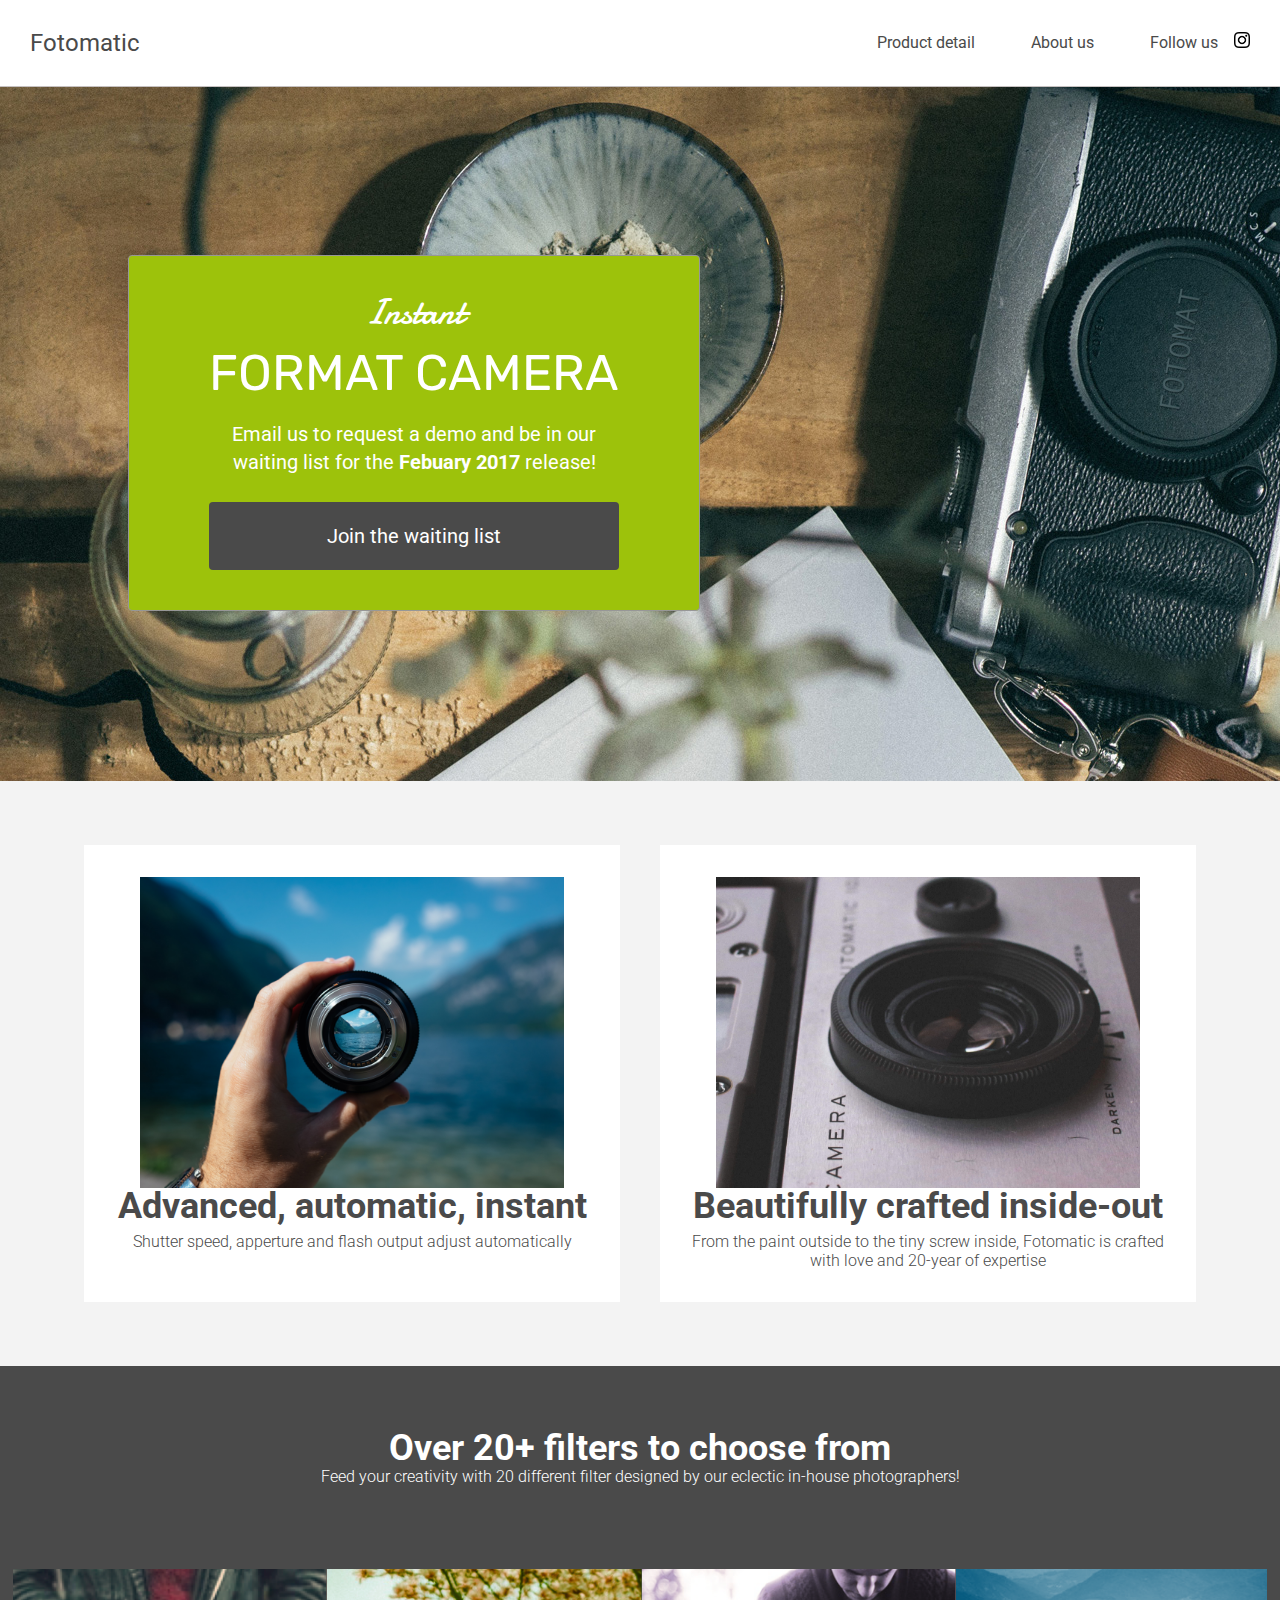
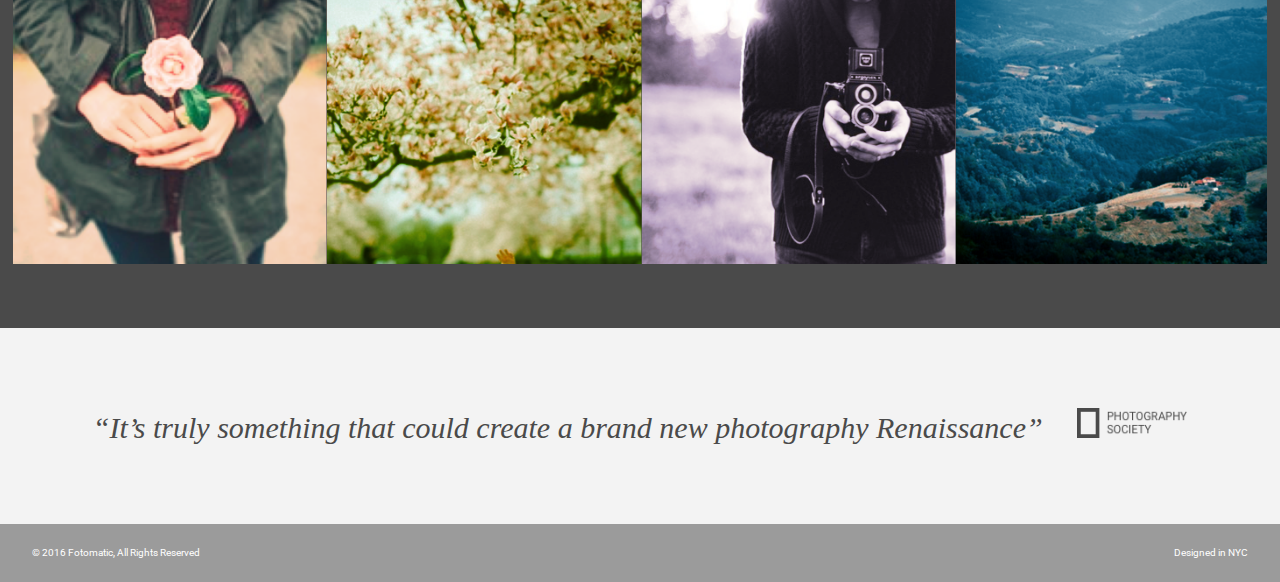
<file: webDev/Exercises/fotomatic_broken/index.html>
<!DOCTYPE html>
<html>
<head>
  <link href="https://fonts.googleapis.com/css?family=Damion" rel="stylesheet">
  <link href="https://fonts.googleapis.com/css?family=Rubik" rel="stylesheet">
  <link href="https://fonts.googleapis.com/css?family=Roboto:300,400,600,700" rel="stylesheet">
  <link rel="stylesheet" href="./resources/css/reset.css">
  <link rel="stylesheet" href="./resources/css/style.css">
  <meta charset="UTF-8">
  <meta name="viewport" content="width=device-width," initial-scale="1">
</head>
<body>
  <!-- Header -->
  <header>
    <div class="content">
      <a href="index.html" class="desktop logo">Fotomatic</a>
      <nav class="desktop">
        <ul>
          <li><a href="#">Product detail</a></li>
          <li><a href="#">About us</a></li>
          <li><a href="https://www.instagram.com/">Follow us <img class="icon" src="./resources/images/instagram.png"></a></li>
        </ul>
      </nav>
      <nav class="mobile">
        <ul>
          <li><a href="#"><img src="./resources/images/ic-logo.svg"></a></li>
          <li><a href="#"><img src="./resources/images/ic-product-detail.svg"></a></li>
          <li><a href="#"><img src="./resources/images/ic-about-us.svg"></a></li>
          <li><a href="#" class="button">Join us</a></li>
        </ul>
      </nav>
    </div>
  </header>

  <!-- Main Content -->
  <div class="main-content">

    <!-- Sign Up Section -->
    <div id="sign-up-section" class="banner">
      <div id="sign-up-cta">
        <div class="content center">
          <div class="header">
            <h2 class="cursive">Instant</h2>
            <h1 class="striking">FORMAT CAMERA</h1>
          </div>
          <div class="email">
            <span>
              Email us to request a demo and be in our waiting list for the <strong>Febuary 2017</strong> release!
            </span>
            <div class="button">Join the waiting list</div>
          </div>
        </div>
      </div>
    </div>

    <!-- Features Section -->
    <div id="features-section">
      <div class="feature">
        <div class="center">
          <div class="image-container">
            <img src="resources/images/feature-1.png" />
          </div>
          <div class="content">
            <h2>Advanced, automatic, instant</h2>
            <h3>Shutter speed, apperture and flash output adjust automatically</h3>
          </div>
        </div>
      </div>
      <div class="feature">
        <div class="center">
          <div class="image-container">
            <img src="resources/images/feature-2.png" />
          </div>
          <div class="content">
            <h2>Beautifully crafted inside-out</h2>
            <h3>From the paint outside to the tiny screw inside, Fotomatic is crafted with love and 20-year of expertise</h3>
          </div>
        </div>
      </div>
    </div>

    <!-- Filters Section -->
    <div id="filters-section">
      <div class="content center">
        <h2>Over 20+ filters to choose from</h2>
        <h3>Feed your creativity with 20 different filter designed by our eclectic in-house photographers!</h3>
      </div>
      <div class="images-container">
        <div class="image-container">
          <img src="./resources/images/filter-1.png" />
        </div>
        <div class="image-container">
          <img src="./resources/images/filter-2.png" />
        </div>
        <div class="image-container">
          <img src="./resources/images/filter-3.png" />
        </div>
        <div class="image-container extra">
          <img src="./resources/images/filter-4.png" />
        </div>
      </div>
    </div>

    <!-- Quotes Section -->
    <div id="quotes-section">
      <div class="content center">
        <span class="quote">“It’s truly something that could create a brand new photography Renaissance”</span>
        <img class="quote-citation" src="./resources/images/photography-logo.png" />
      </div>
    </div>

    <!-- Footer -->
    <footer>
      <div class="content">
        <span class="copyright">© 2016  Fotomatic, All Rights Reserved</span>
        <span class="location">Designed in NYC</span>
      </div>
    </footer>

  </div>
</body>
</html>
</file>
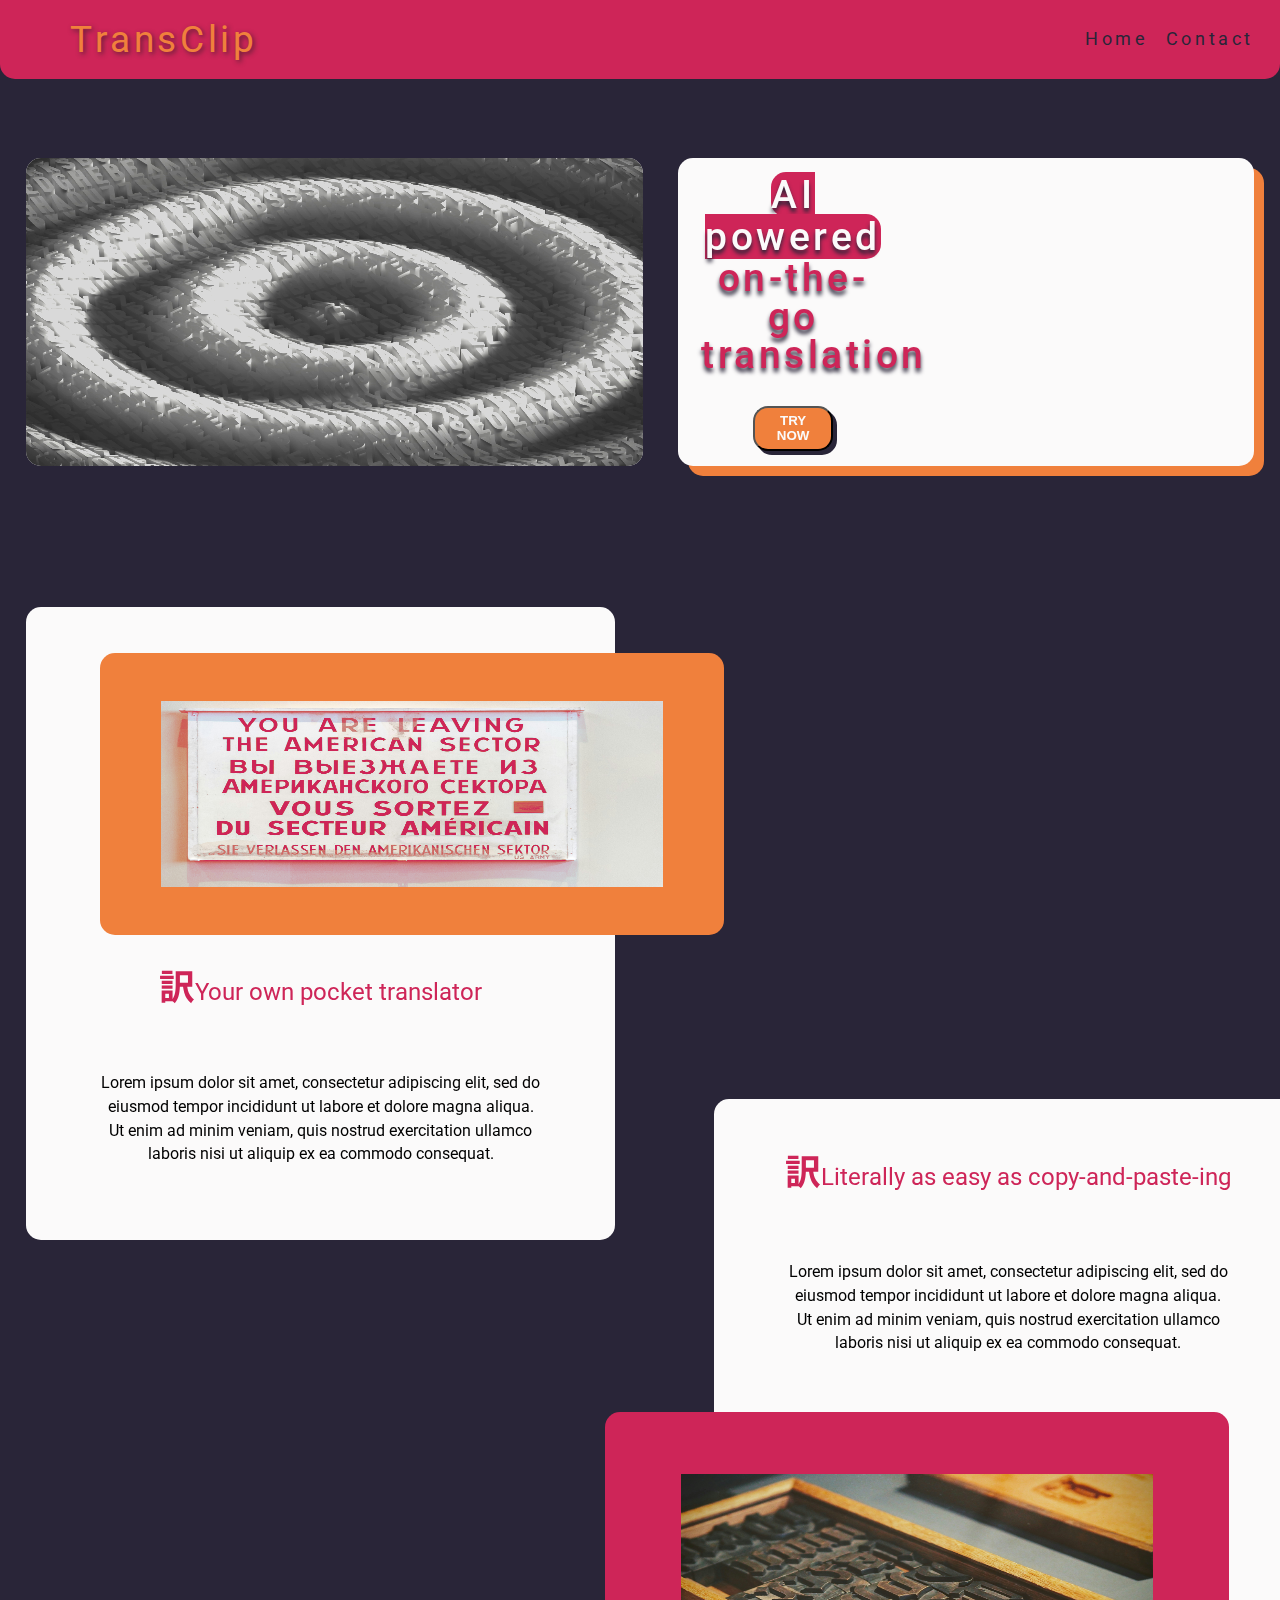
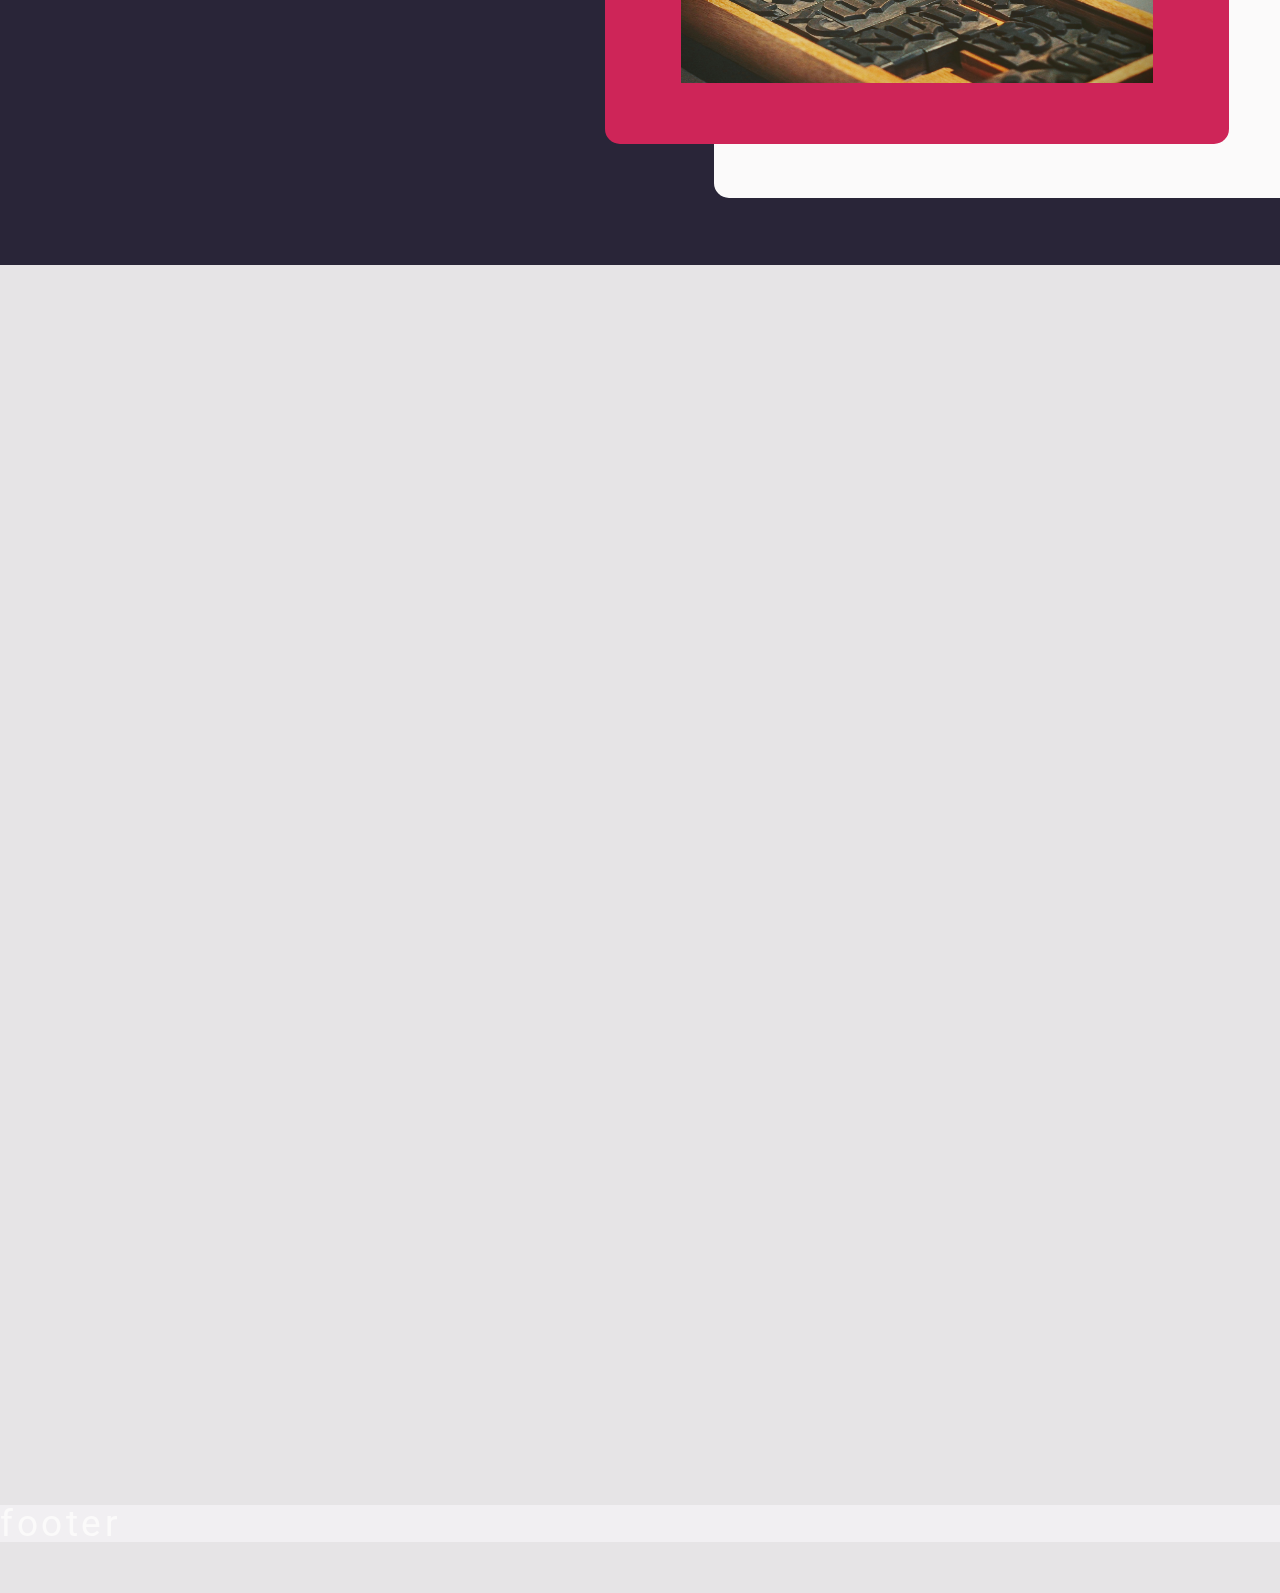
<file: webDev/Projects/flexbox-business-site-starting/index.html>
<!DOCTYPE html>

<html>
  <head>
    <link rel="stylesheet" href="Resources/css/reset.css">
    <link rel="stylesheet" href="Resources/css/styles.css">
    <link rel="shortcut icon" href="favicon.ico" type="image/x-icon">
    <link href="https://fonts.googleapis.com/css2?family=Merriweather:wght@400;700&family=Roboto:wght@400;500;700&display=swap" rel="stylesheet">
    <link href="https://fonts.googleapis.com/css2?family=Noto+Sans+JP:wght@400;700&display=swap" rel="stylesheet">
    <meta charset="UTF-8">
  <meta name="viewport" content="width=device-width," initial-scale="1">
  <title>TransClip</title>
  </head>

  <body>
    <header>
      <nav>
        <h1>TransClip</h1>
        <ul>
          <li><a href="#">Home</a></li>
          <li><a href="#">Contact</a></li>
        </ul>
      </nav>
    </header>
    <main>
      <section id = "main-content">
        <div class="container img">
          <img src="Resources/images/main_background.jpeg" alt="">
        </div>
        <div class="container">
          <div class = "container-text">
            <h1><bold>AI powered</bold> on-the-go translation</h1>
            <button>TRY NOW</button>
          </div>
        </div>
      </section>
      <section id = "main-product">
        <div class = "container left">
          <div class = "container img">
            <div class="background"><img src="Resources/images/leaving_the_american_sector.jpeg" alt=""></div>
          </div>
          <div class="container-text">
            <h2><bold>訳</bold>Your own pocket translator</h2>
            <p>Lorem ipsum dolor sit amet, consectetur adipiscing elit, sed do eiusmod tempor incididunt ut labore et dolore magna aliqua. Ut enim ad minim veniam, quis nostrud exercitation ullamco laboris nisi ut aliquip ex ea commodo consequat.</p>
          </div>
       </div>
        <div class="container right">
          <div class="container-text">
            <h2><bold>訳</bold>Literally as easy as copy-and-paste-ing</h2>
            <p>Lorem ipsum dolor sit amet, consectetur adipiscing elit, sed do eiusmod tempor incididunt ut labore et dolore magna aliqua. Ut enim ad minim veniam, quis nostrud exercitation ullamco laboris nisi ut aliquip ex ea commodo consequat.</p>
          </div>
          <div class = "container img">
            <img src="Resources/images/copy-paste_image.jpeg" alt="">
            <span class ="img-info">Photo by <a href="https://unsplash.com/@foxfox?utm_content=creditCopyText&utm_medium=referral&utm_source=unsplash">Natalia Y.</a> on <a href="https://unsplash.com/photos/metal-stamp-set-inside-wooden-case-Hg_-xEJk6Rw?utm_content=creditCopyText&utm_medium=referral&utm_source=unsplash">Unsplash</a></span>
          </div>
        </div>
      </section>

      <section id = "founders">
      </section>
    </main>
    <footer>
      <h1>footer</h1>
    </footer>
  </body>
</html>
</file>
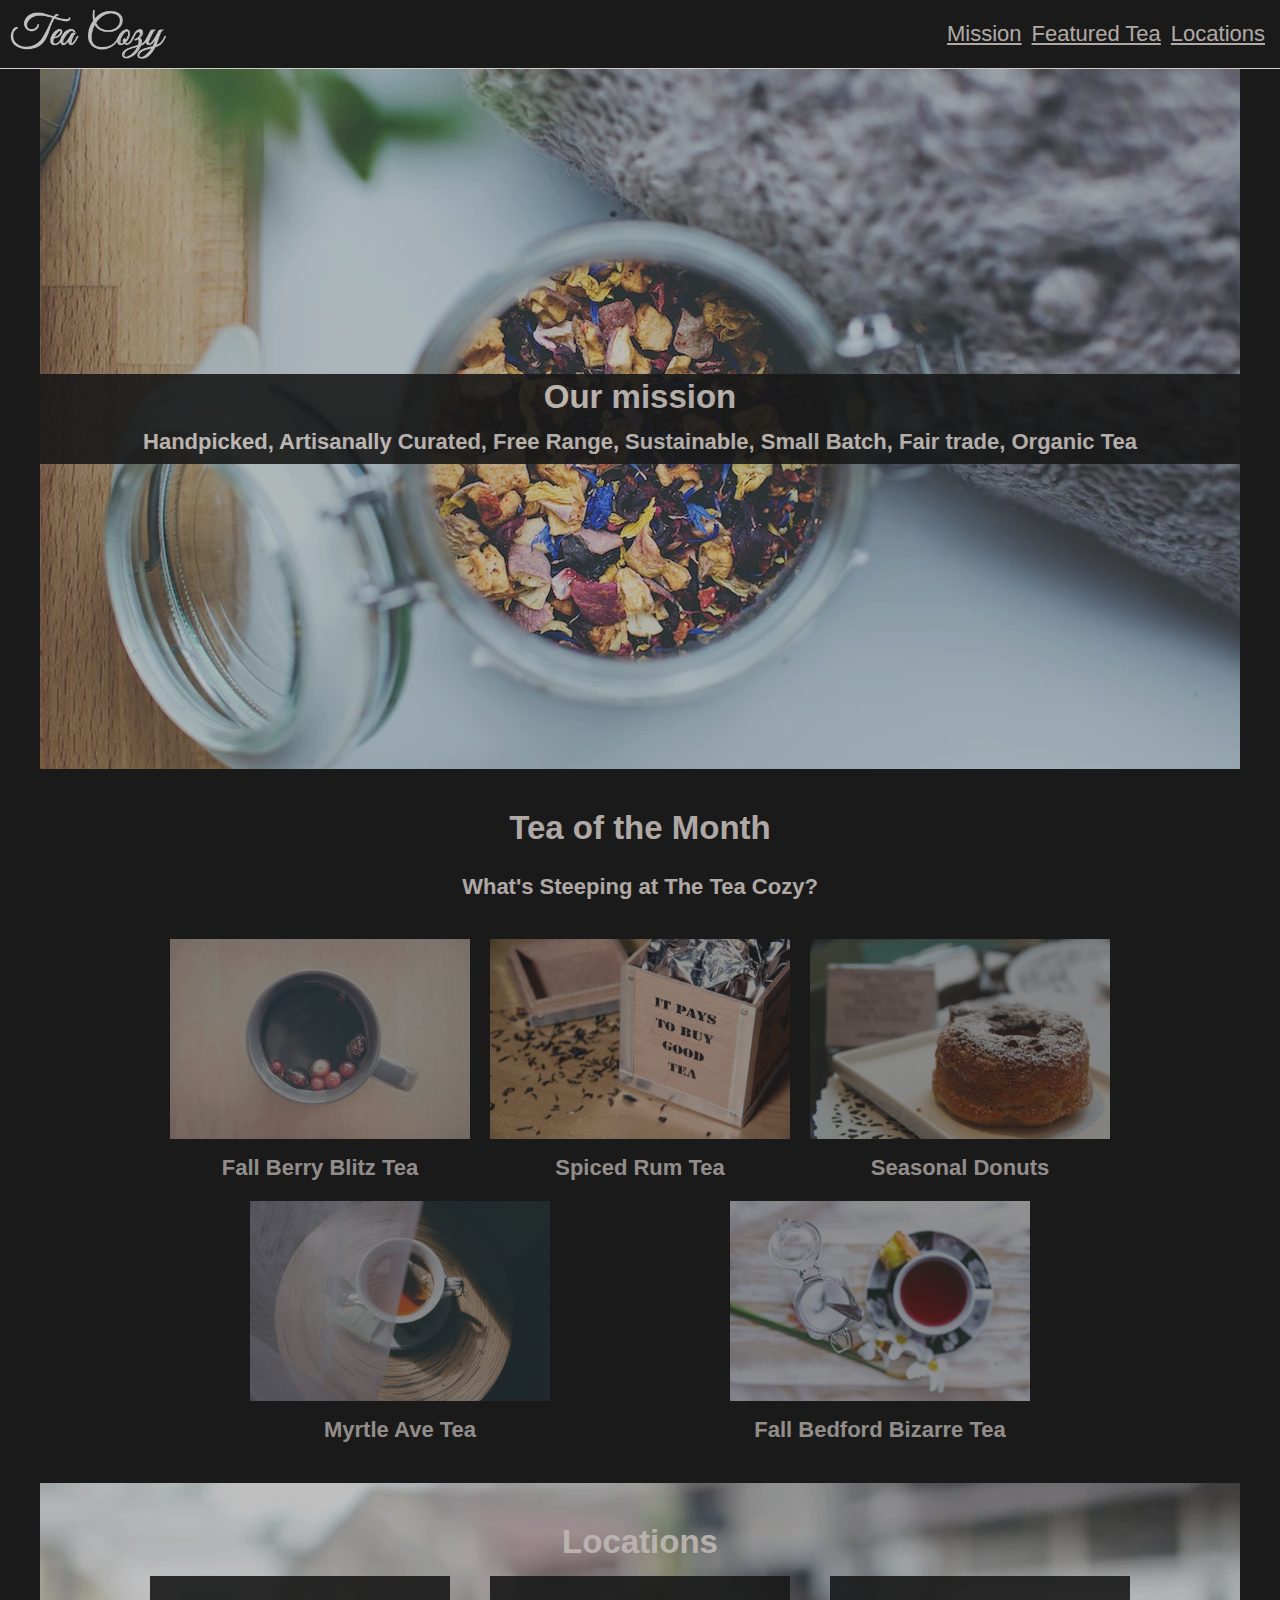
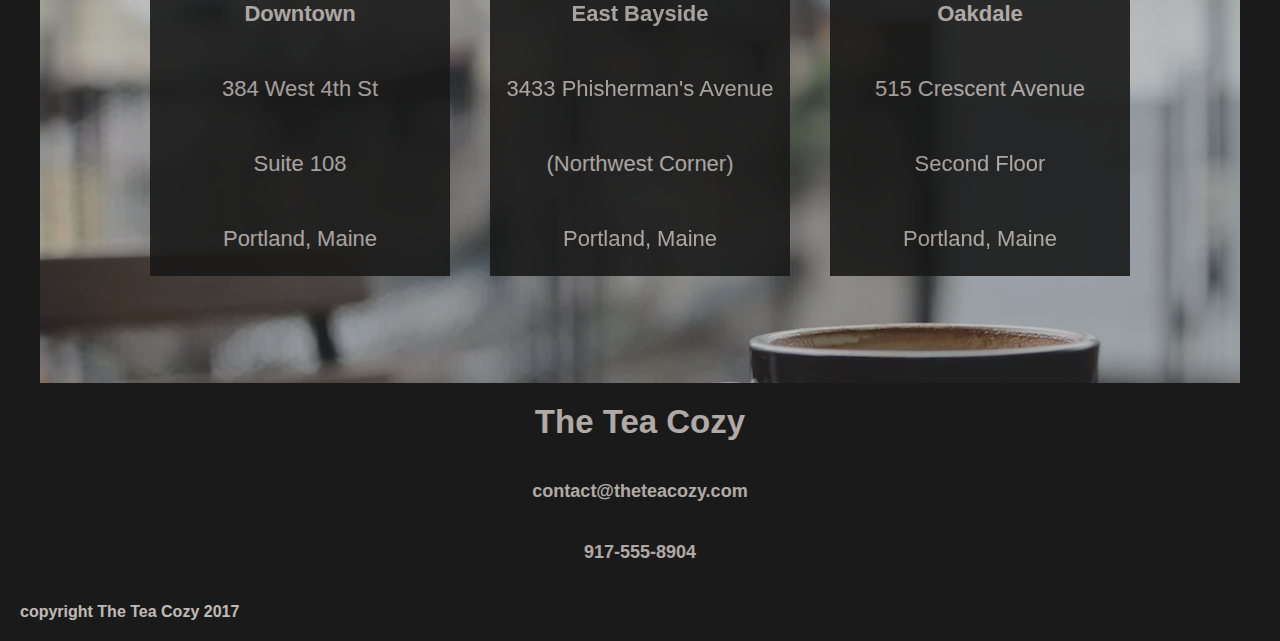
<file: webDev/Projects/Tea Cozy Tea Shop/html/index.html>
<!DOCTYPE html>
<html lang="en">
<head>
    <title></title>
    <link rel="stylesheet" href="../CSS/style.css">
   
</head>
<body>
    <header>
        <img id="logo" src="../Resources/img-tea-cozy-logo.png" alt="Tea Cozy Logo">
        <nav> 
            <a href="#">Mission</a>
            <a href="#">Featured Tea</a>
            <a href="#">Locations</a>
        </nav>
    </header>
    <div id="header-spacer"></div>
    <main>
        <section id="mission">
            <h2>Our mission</h2>
            <h4>Handpicked, Artisanally Curated, Free Range, Sustainable, Small Batch, Fair trade, Organic Tea</h4>
        </section>

        <section id = "tea-of-the-month">
            <h2>Tea of the Month</h2>
            <h4>What's Steeping at The Tea Cozy?</h4>
            <div id = "tea-container">
                <div>
                    <img src="../Resources/img-berryblitz.png" alt="Berry Blitz Tea image">
                    <h3>Fall Berry Blitz Tea</h3>
                </div>
                <div>
                    <img src="../Resources/img-spiced-rum.png" alt="Spiced Rum Tea image">
                    <h3>Spiced Rum Tea</h3>
                </div>
                <div>
                    <img src="../Resources/img-donut.png" alt="Seasonal Donuts image">
                    <h3>Seasonal Donuts</h3>
                </div>
                <div>
                    <img src="../Resources/img-myrtle-ave.png" alt="Myrtle Ave Tea image">
                    <h3>Myrtle Ave Tea</h3>
                </div>
                <div>
                    <img src="../Resources/img-bedford-bizarre.png" alt="Bedford Bizarre Tea image">
                    <h3>Fall Bedford Bizarre Tea</h3>
                </div>
            </div>
        </section>

        <section id = "locations">
            <h2>Locations</h2>
            <div id = "locations-container">
                <div>
                    <h3>Downtown</h3>
                    <p>384 West 4th St</p>
                    <p>Suite 108</p>
                    <p>Portland, Maine</p>
                </div>
                <div>
                    <h3>East Bayside</h3>
                    <p>3433 Phisherman's Avenue</p>
                    <p>(Northwest Corner)</p>
                    <p>Portland, Maine</p>
                </div>
                <div>
                    <h3>Oakdale</h3>
                    <p>515 Crescent Avenue</p>
                    <p>Second Floor</p>
                    <p>Portland, Maine</p>
                </div>
            </div>
        </section>
    </main>

    <footer>
        <div id = "contact_info">
            <h2>The Tea Cozy</h2>
            <h5>contact@theteacozy.com</h5>
            <h5>917-555-8904</h5>
        </div>
        <copyright>copyright The Tea Cozy 2017</copyright>
    </footer>

</body>
</html>
</file>
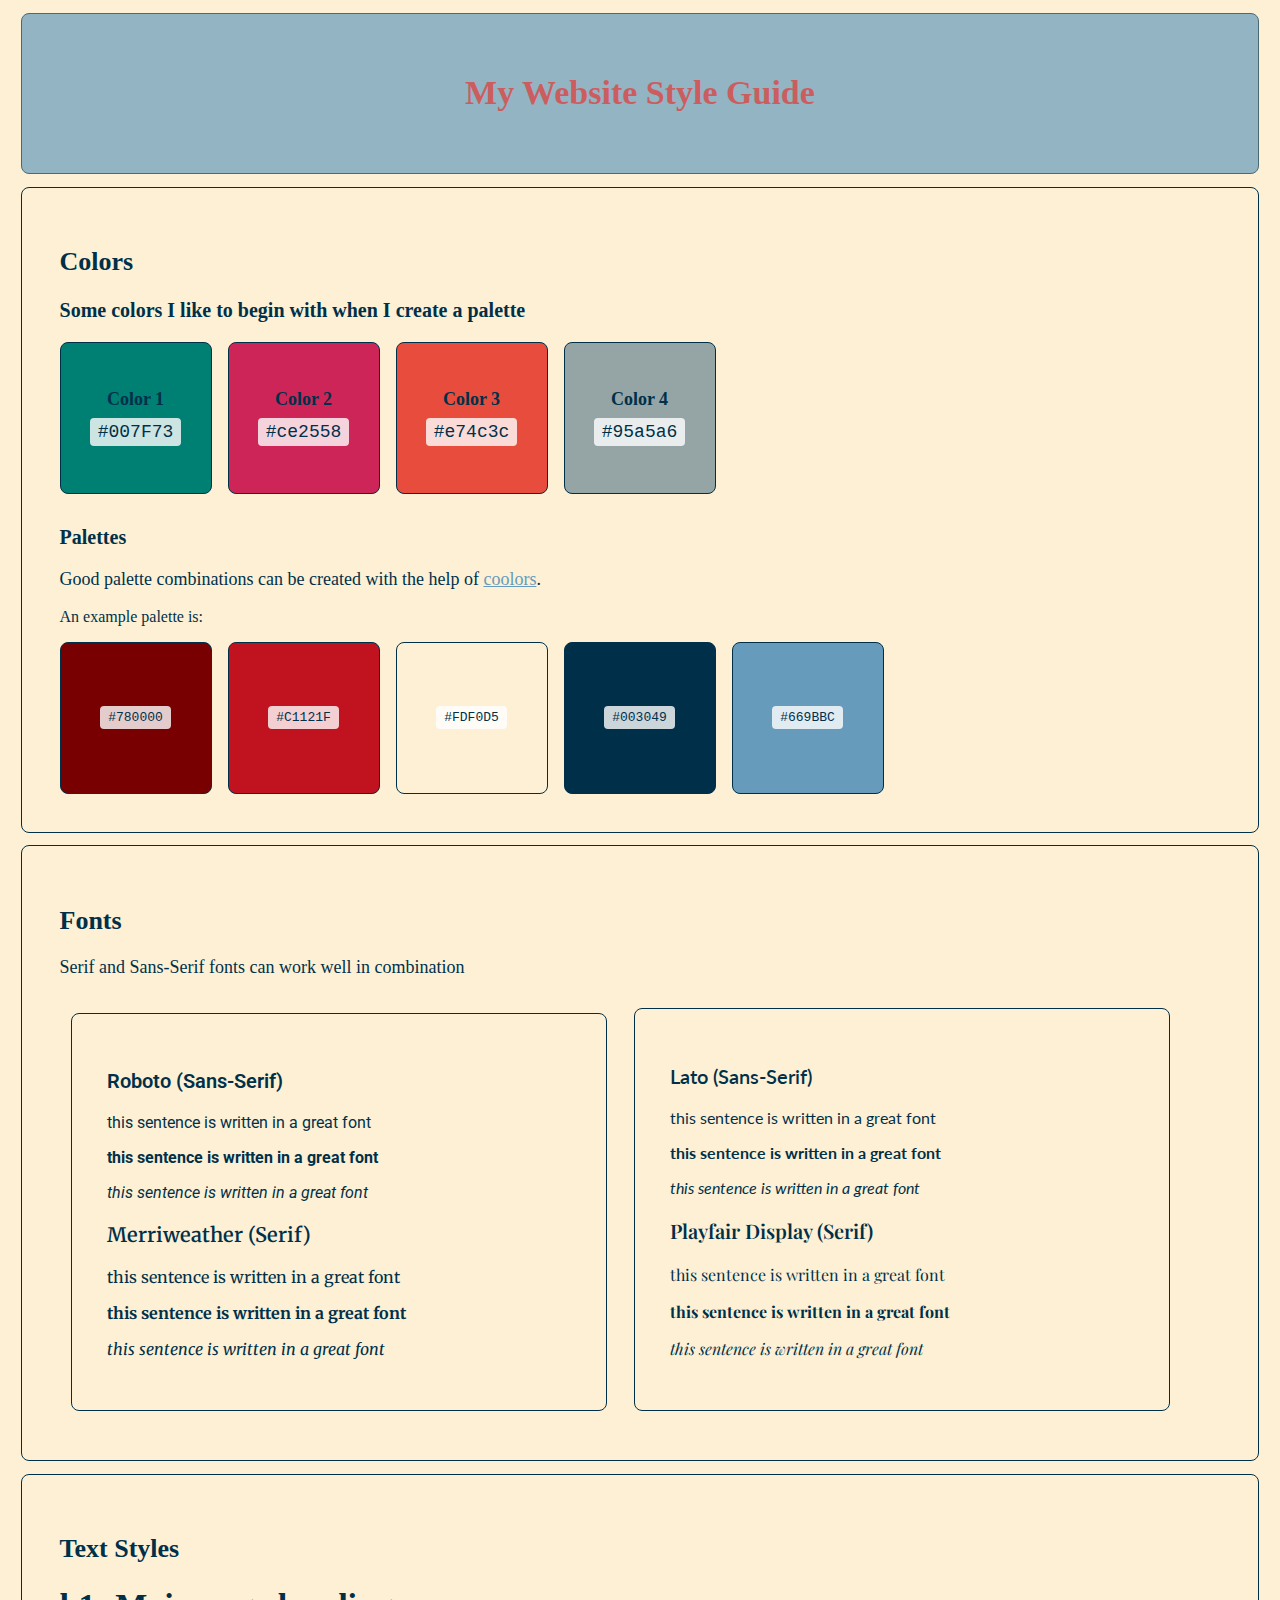
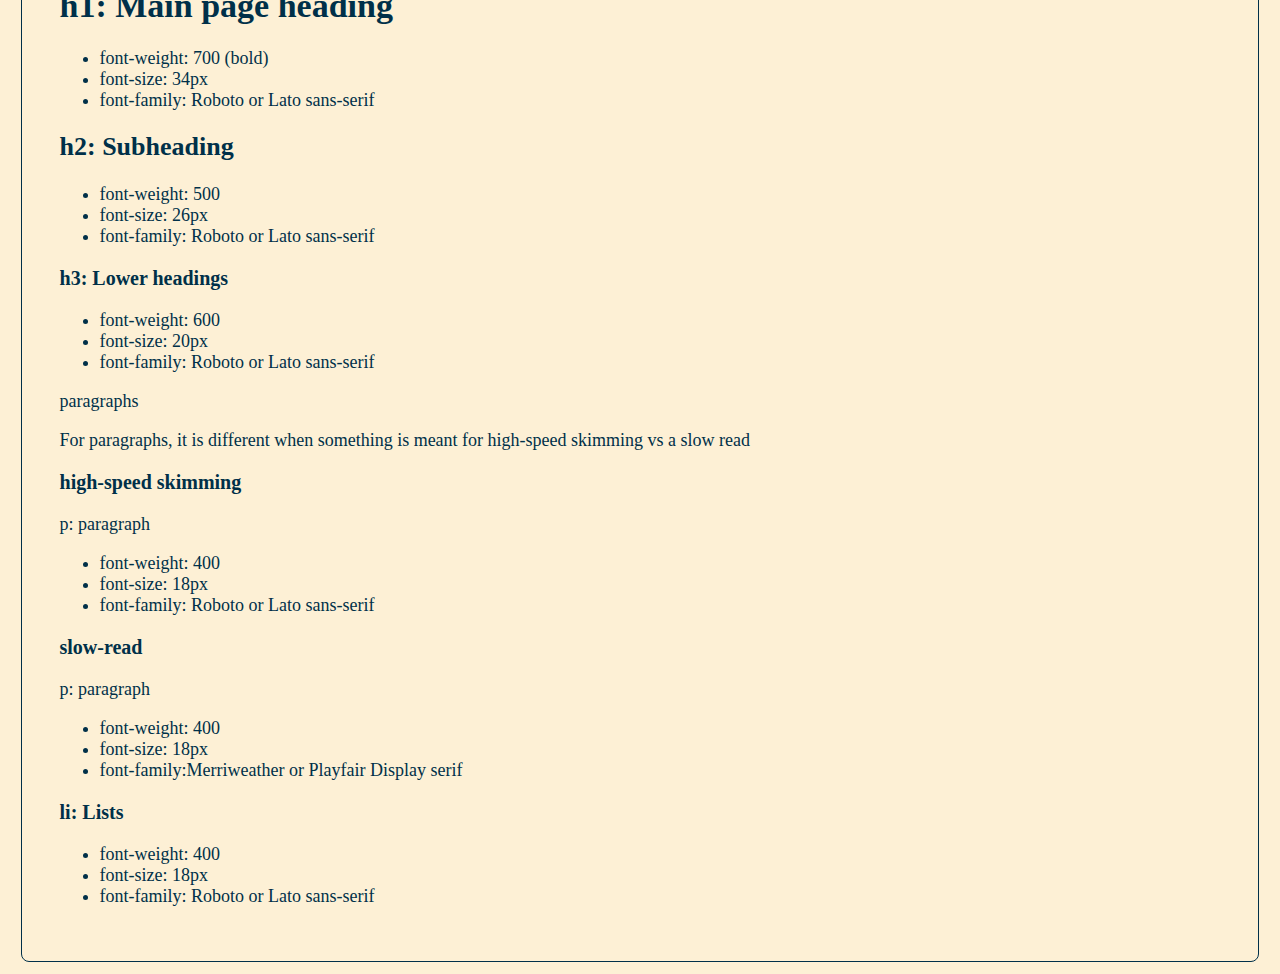
<file: webDev/Projects/WebsiteDesignSystem/Resources/Html/index.html>
<!DOCTYPE html>
<html lang="en">
<head>
    <title>Website Design System</title>
    <link rel="stylesheet" href="../Css/style.css">
    <link href="https://fonts.googleapis.com/css2?family=Merriweather:wght@400;700&family=Roboto:wght@400;500;700&display=swap" rel="stylesheet">
    <link href="https://fonts.googleapis.com/css2?family=Playfair+Display:wght@400;700&family=Lato:wght@400;700&display=swap" rel="stylesheet">

</head>
<body>
    <header>
    </header>
    <main>
        <section id = "header">
            <h1>My Website Style Guide</h1>
        </section>
        
        <section>
            <h2>Colors</h2>
            <h3>Some colors I like to begin with when I create a palette</h3>
            <ul class="color-list">
                <li>
                    <div class="color-swatch color-1">
                        <span class="color-name">Color 1</span>
                        <span class="color-hex">#007F73</span>
                    </div>
                </li>
                <li>
                    <div class="color-swatch color-2">
                        <span class="color-name">Color 2</span>
                        <span class="color-hex">#ce2558</span>
                    </div>
                </li>
                <li>
                    <div class="color-swatch color-3">
                        <span class="color-name">Color 3</span>
                        <span class="color-hex">#e74c3c</span>
                    </div>
                </li>
                <li>
                    <div class="color-swatch color-4">
                        <span class="color-name">Color 4</span>
                        <span class="color-hex">#95a5a6</span>
                    </div>
                </li>
            </ul>

            <h3>Palettes</h3>
            <p class = "slow-read">Good palette combinations can be created with the help of <a href="https://coolors.co/">coolors</a>.</p>

            <p>An example palette is:<p> 

                <div class="color-palette">
                    <div class="color-swatch color-780000">
                        <span class="color-hex">#780000</span>
                    </div>
                    <div class="color-swatch color-C1121F">
                        <span class="color-hex">#C1121F</span>
                    </div>
                    <div class="color-swatch color-FDF0D5">
                        <span class="color-hex">#FDF0D5</span>
                    </div>
                    <div class="color-swatch color-003049">
                        <span class="color-hex">#003049</span>
                    </div>
                    <div class="color-swatch color-669BBC">
                        <span class="color-hex">#669BBC</span>
                    </div>
                </div>


        </section>

        <section>
            <h2>Fonts</h2>
            <p class="slow-read"> Serif and Sans-Serif fonts can work well in combination</p>
            <div class = "pair">
                <div id="font-roboto">
                    <h3>Roboto (Sans-Serif)</h3>
                    <p>this sentence is written in a great font</p>
                    <p class = "bold">this sentence is written in a great font</p>
                    <p class = "italics">this sentence is written in a great font</p>
                </div>
                <div id ="font-merriweather">
                    <h3>Merriweather (Serif)</h3>
                    <p>this sentence is written in a great font</p>
                    <p class = "bold">this sentence is written in a great font</p>
                    <p class = "italics">this sentence is written in a great font</p>
                </div>
            </div>
            <div class = "pair">
                <div id="font-lato">
                    <h3>Lato (Sans-Serif)</h3>
                    <p>this sentence is written in a great font</p>
                    <p class = "bold">this sentence is written in a great font</p>
                    <p class = "italics">this sentence is written in a great font</p>

                </div>
                <div id="font-playfair_display">
                    <h3>Playfair Display (Serif)</h3>
                    <p>this sentence is written in a great font</p>
                    <p class = "bold">this sentence is written in a great font</p>
                    <p class = "italics">this sentence is written in a great font</p>

                </div>
            </div>

        </section>

        <section>
            <h2>Text Styles</h2>
            <h1>h1: Main page heading</h1>
            <ul>
                <li>font-weight: 700 (bold)</li>
                <li>font-size: 34px</li>
                <li>font-family: Roboto or Lato sans-serif</li>
            </ul>
            <h2>h2: Subheading </h2>
            <ul>
                <li>font-weight: 500</li>
                <li>font-size: 26px</li>
                <li>font-family: Roboto or Lato sans-serif</li>
            </ul>

            <h3>h3: Lower headings</h3>
            <ul>
                <li>font-weight: 600</li>
                <li>font-size: 20px</li>
                <li>font-family: Roboto or Lato sans-serif</li>
            </ul>

            <p class="skimming">paragraphs</p>
            <p class="slow-read">For paragraphs, it is different when something is meant for high-speed skimming vs a slow read</p>
            <div id =" high-speed skimming">
                <h3> high-speed skimming</h3>
                <p class="skimming">p: paragraph</p>
                <ul>
                    <li>font-weight: 400</li>
                    <li>font-size: 18px</li>
                    <li>font-family: Roboto or Lato sans-serif</li>
                </ul>
            </div>
            <div id = "slow-read">
                <h3>slow-read</h3>
                <p class="skimming">p: paragraph</p>
            </div>
            <ul>
                <li>font-weight: 400</li>
                <li>font-size: 18px</li>
                <li>font-family:Merriweather or Playfair Display serif</li>
            </ul>

            <h3>li: Lists</h3>
            <ul>
                <li>font-weight: 400</li>
                <li>font-size: 18px</li>
                <li>font-family: Roboto or Lato sans-serif</li>
            </ul>
            
        </section>

        <footer>
        </footer>
    </main>
</body>
</html>
</file>
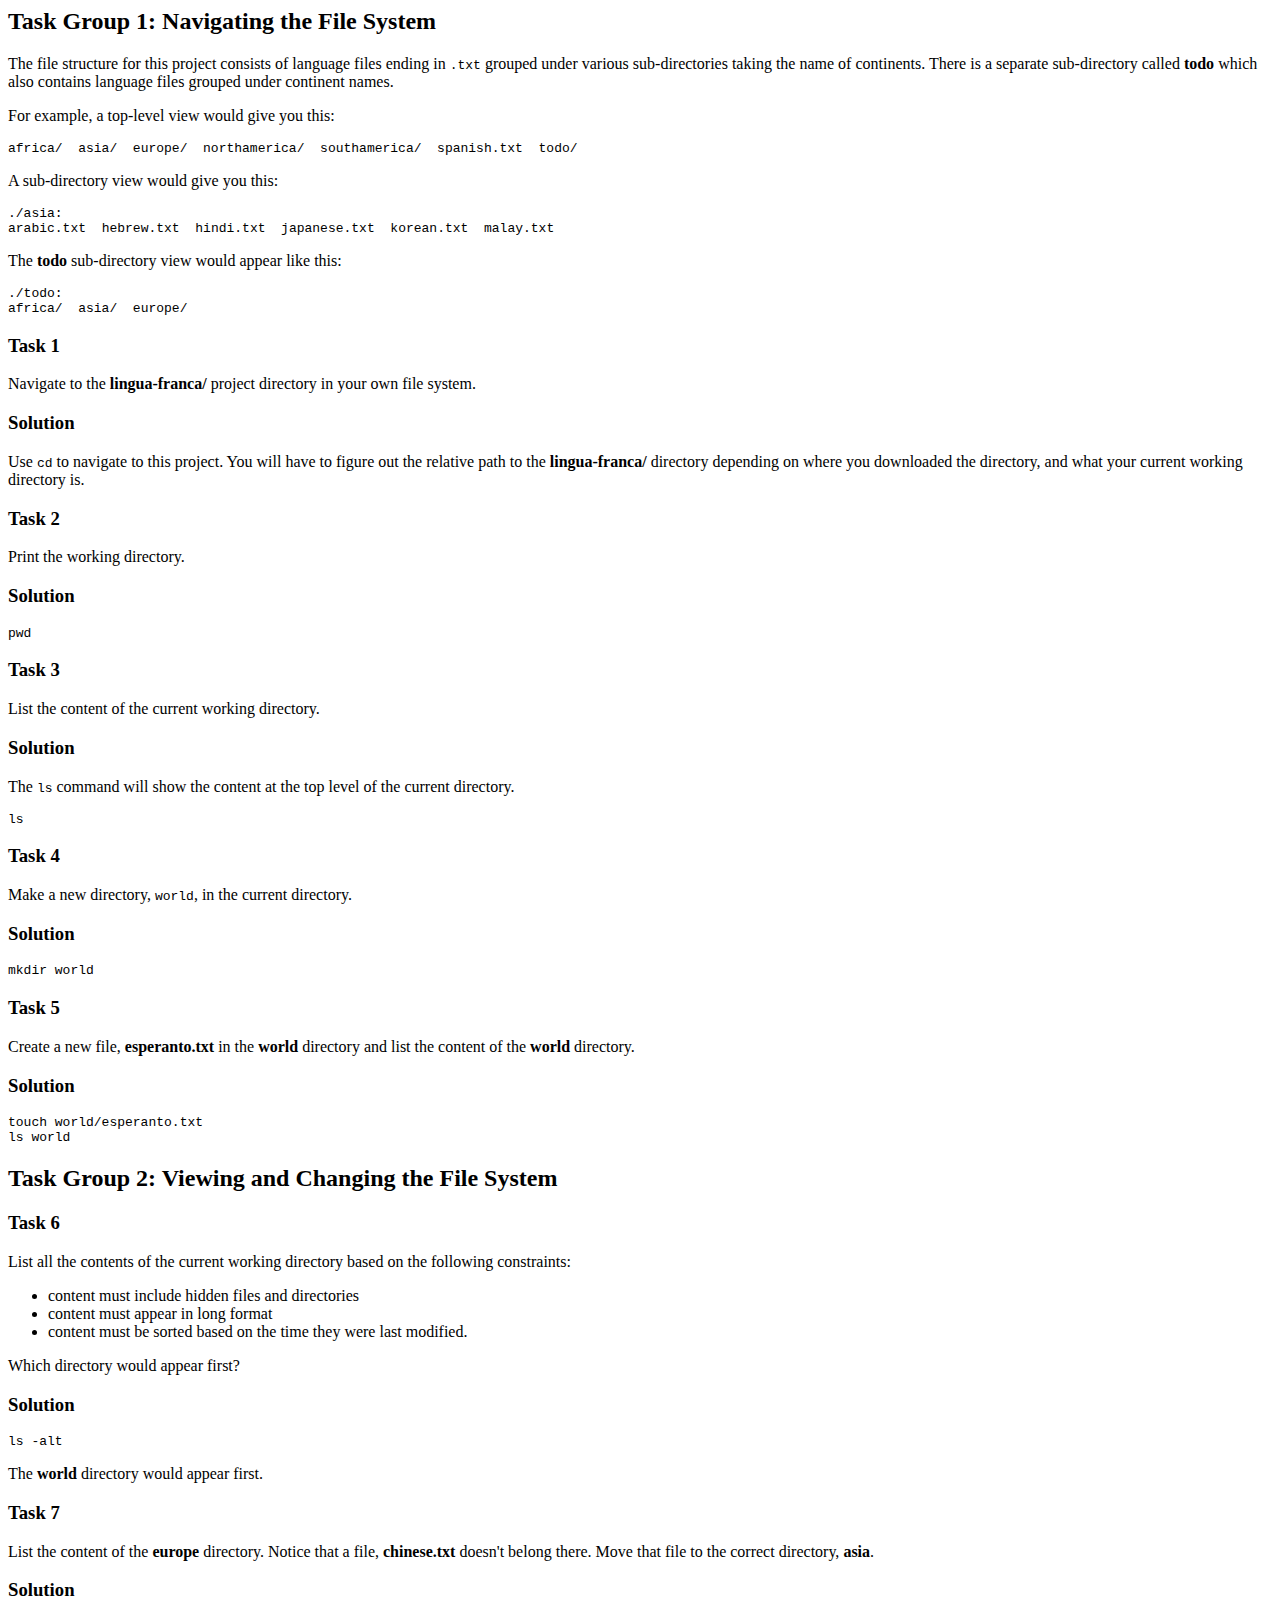
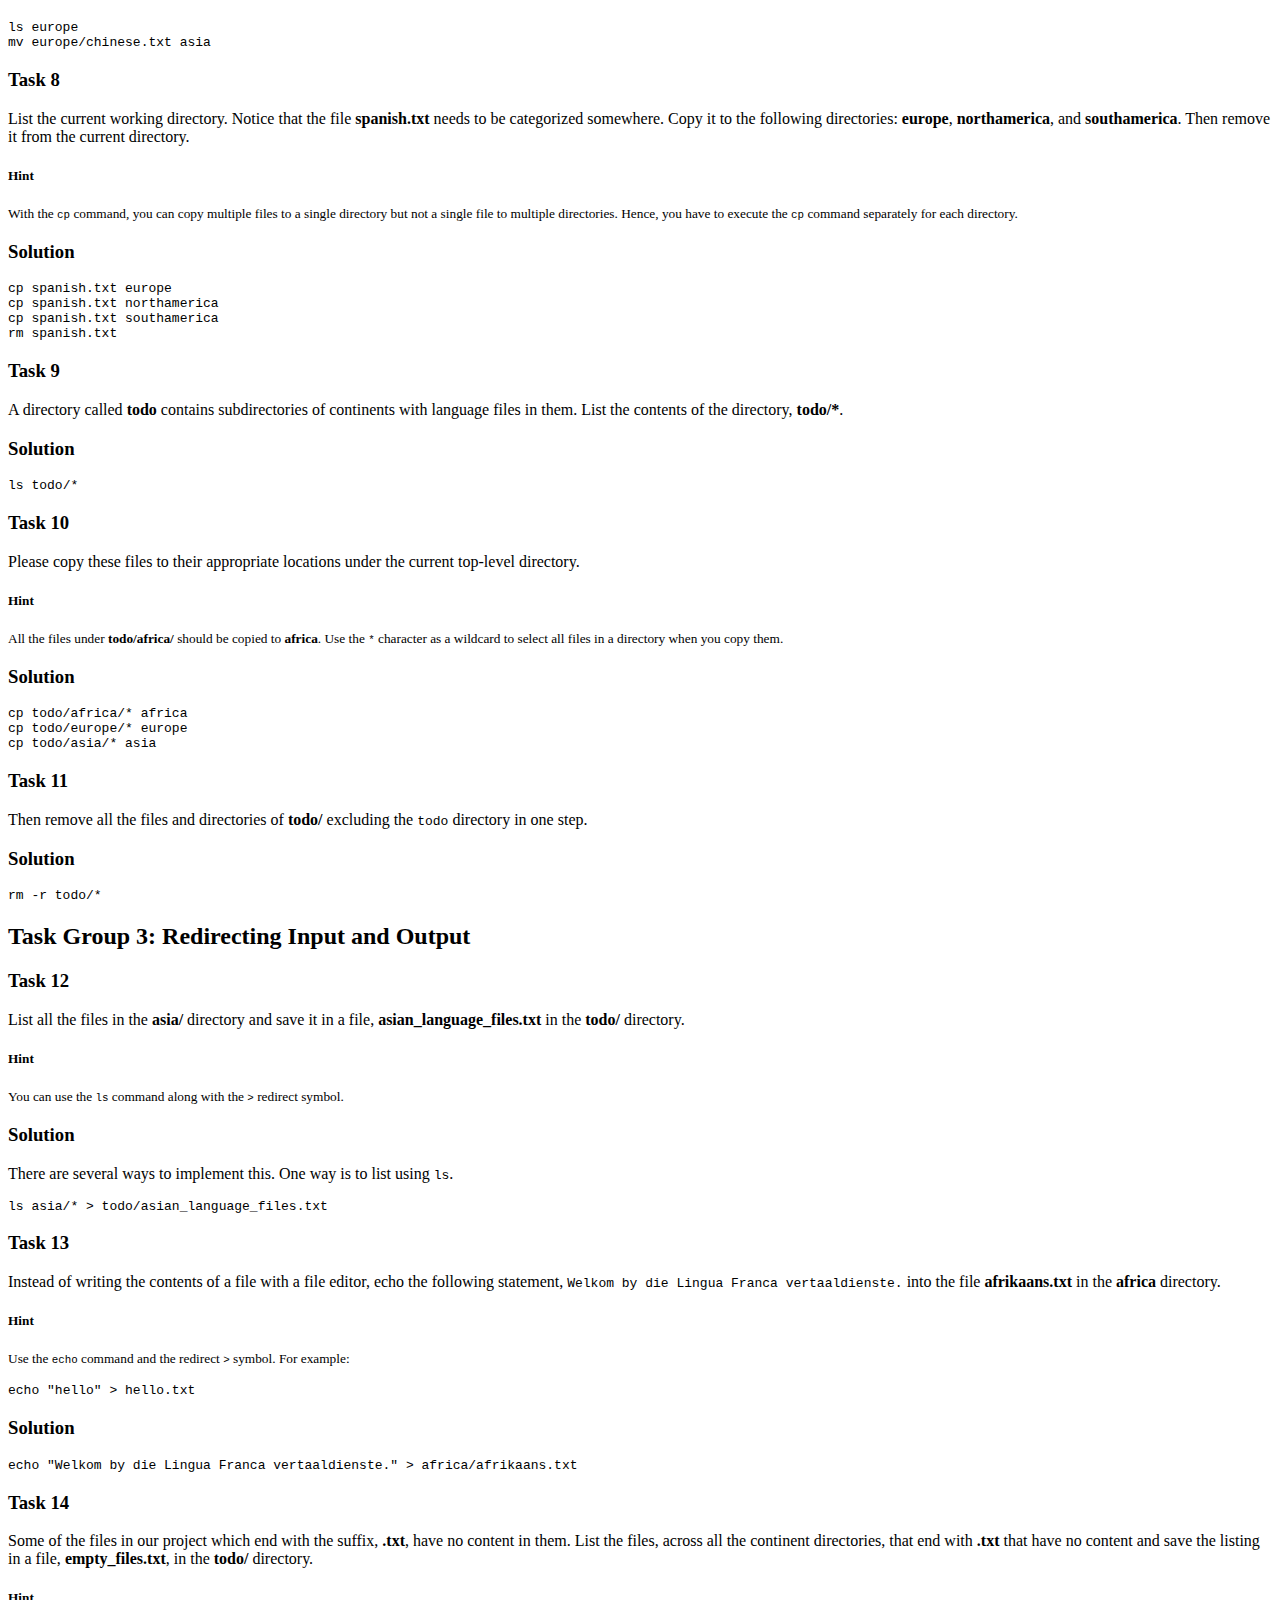
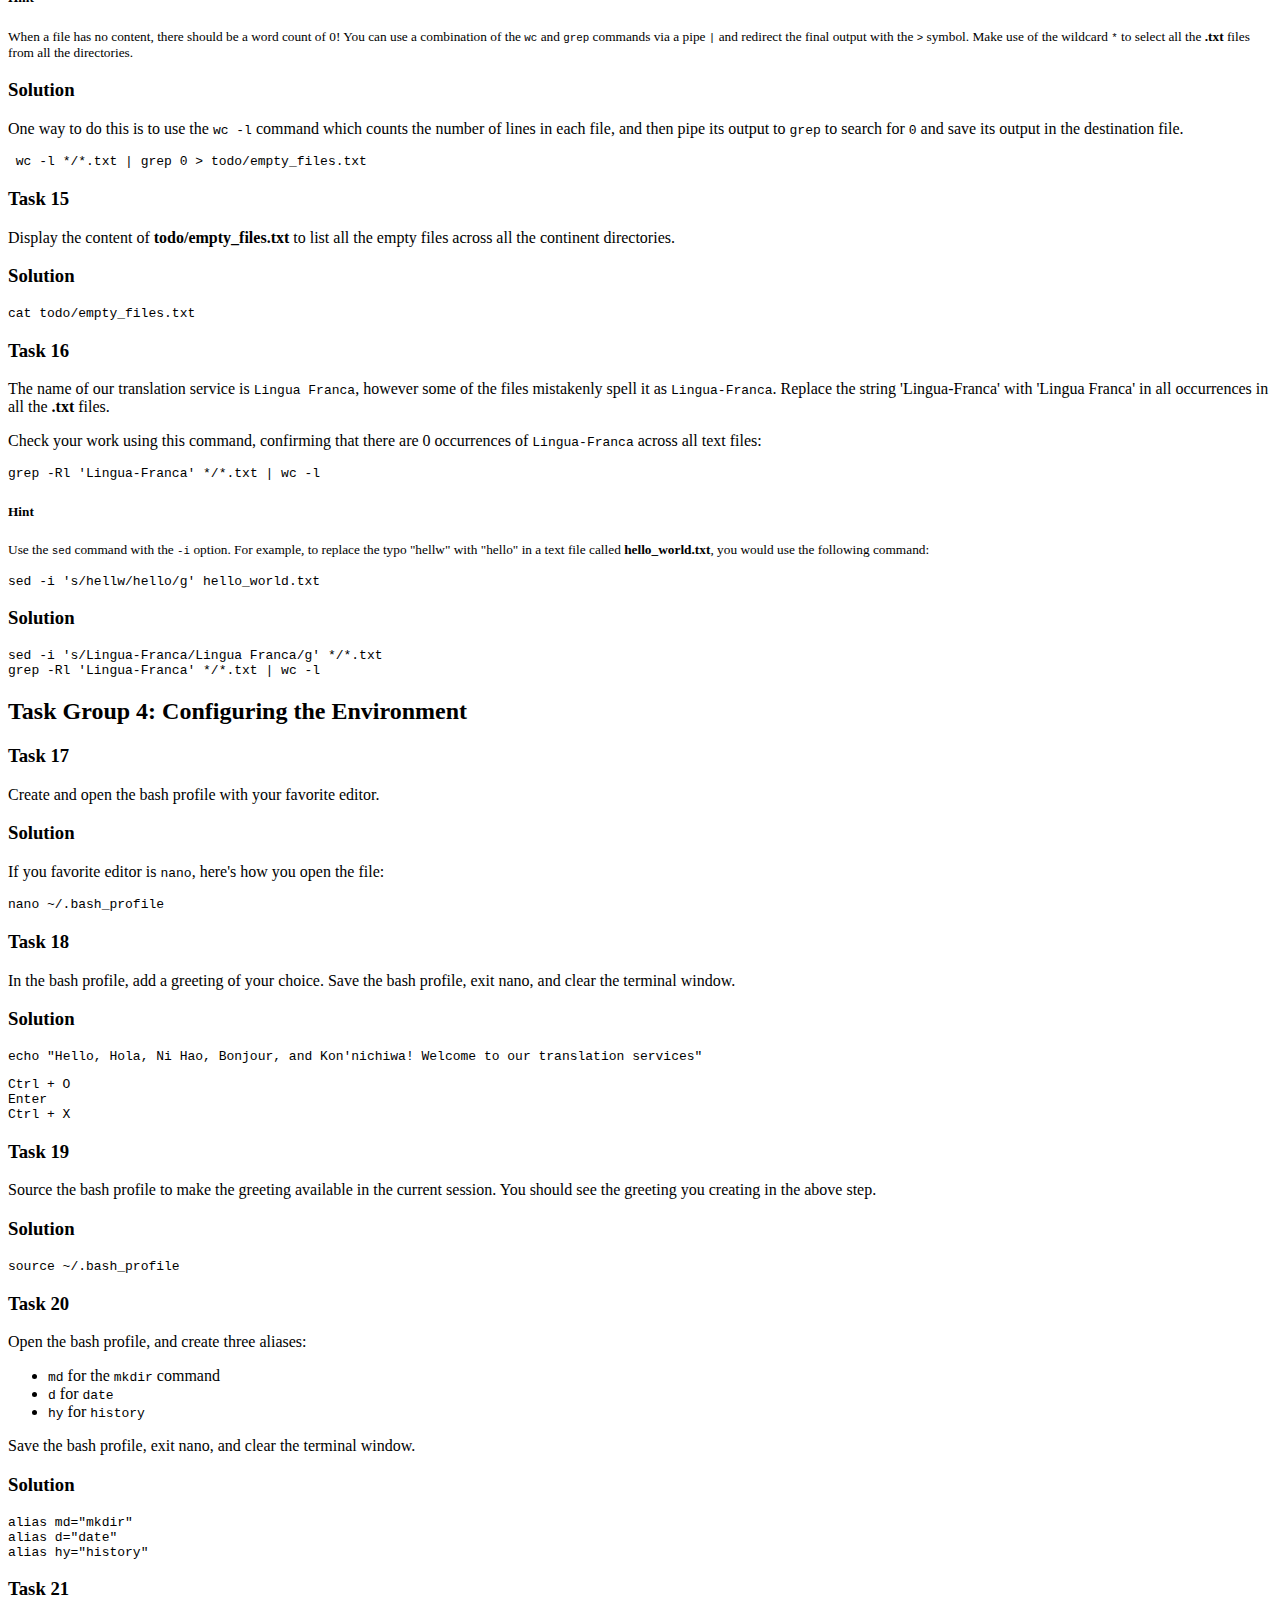
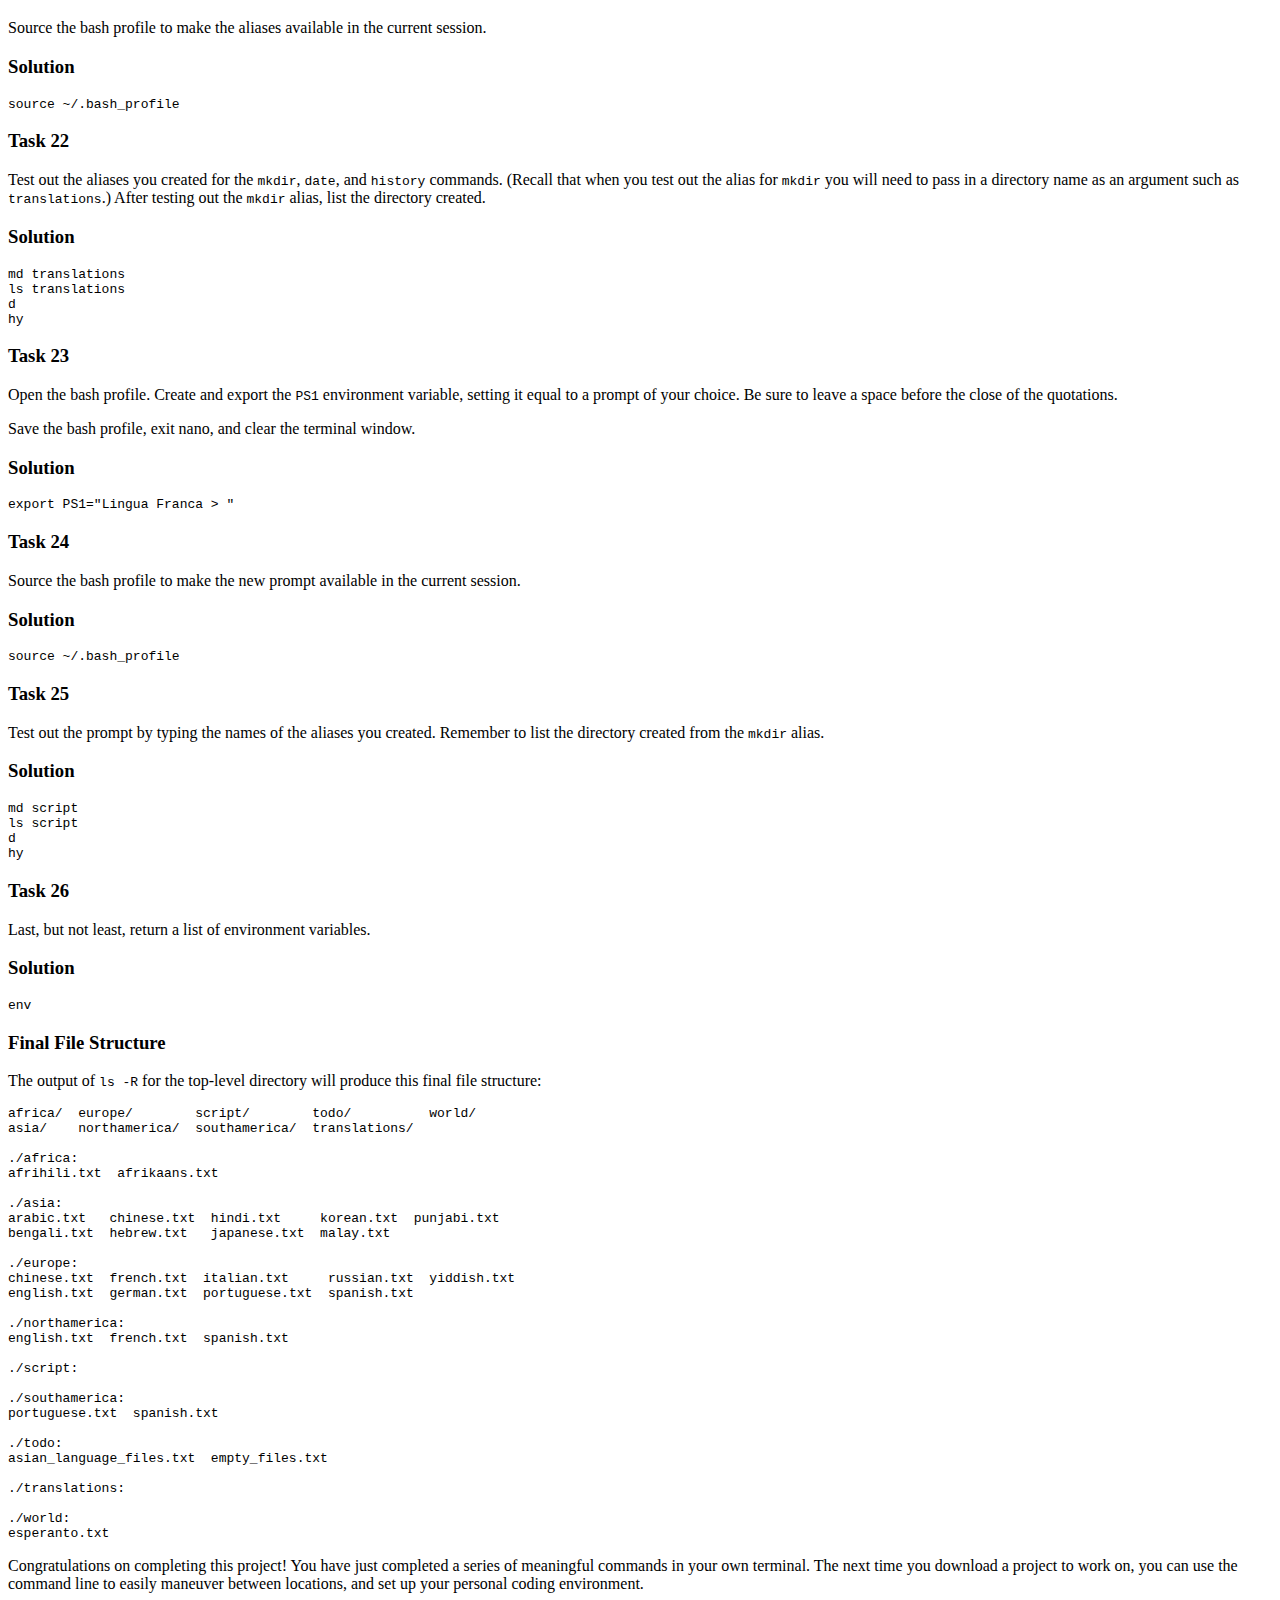
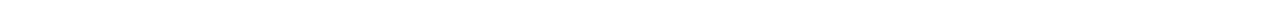
<file: Old/lingua-franca-project/solution.html>
<html><head><style>body {
   color: black;
}
</style></head><body><h2 id="task-group-1-navigating-the-file-system">Task Group 1: Navigating the File System</h2>
<p>The file structure for this project consists of language files ending in <code>.txt</code> grouped under various sub-directories taking the name of continents.  There is a separate sub-directory called <strong>todo</strong> which also contains language files grouped under continent names.</p>
<p>For example, a top-level view would give you this:</p>
<pre><code>africa<span class="hljs-regexp">/  asia/</span>  europe<span class="hljs-regexp">/  northamerica/</span>  southamerica<span class="hljs-regexp">/  spanish.txt  todo/</span>
</code></pre><p>A sub-directory view would give you this: </p>
<pre><code>./asia:
arabic<span class="hljs-selector-class">.txt</span>  hebrew<span class="hljs-selector-class">.txt</span>  hindi<span class="hljs-selector-class">.txt</span>  japanese<span class="hljs-selector-class">.txt</span>  korean<span class="hljs-selector-class">.txt</span>  malay.txt
</code></pre><p>The <strong>todo</strong> sub-directory view would appear like this:</p>
<pre><code>./<span class="hljs-string">todo:</span>
africa<span class="hljs-regexp">/  asia/</span>  europe/
</code></pre><h3 id="task-1">Task 1</h3>
<p>Navigate to the <strong>lingua-franca/</strong> project directory in your own file system.</p>
<h3 id="solution">Solution</h3>
<p>Use <code>cd</code> to navigate to this project. You will have to figure out the relative path to the <strong>lingua-franca/</strong> directory depending on where you downloaded the directory, and what your current working directory is.</p>
<h3 id="task-2">Task 2</h3>
<p>Print the working directory.</p>
<h3 id="solution">Solution</h3>
<pre><code><span class="hljs-built_in">pwd</span>
</code></pre><h3 id="task-3">Task 3</h3>
<p>List the content of the current working directory.</p>
<h3 id="solution">Solution</h3>
<p>The <code>ls</code> command will show the content at the top level of the current directory. </p>
<pre><code><span class="hljs-attribute">ls</span>
</code></pre><h3 id="task-4">Task 4</h3>
<p>Make a new directory, <code>world</code>, in the current directory.</p>
<h3 id="solution">Solution</h3>
<pre><code><span class="hljs-built_in">mkdir</span> world
</code></pre><h3 id="task-5">Task 5</h3>
<p>Create a new file, <strong>esperanto.txt</strong> in the <strong>world</strong> directory and list the content of the <strong>world</strong> directory.</p>
<h3 id="solution">Solution</h3>
<pre><code>touch world/esperanto<span class="hljs-selector-class">.txt</span>
ls world
</code></pre><h2 id="task-group-2-viewing-and-changing-the-file-system">Task Group 2: Viewing and Changing the File System</h2>
<h3 id="task-6">Task 6</h3>
<p>List all the contents of the current working directory based on the following constraints:</p>
<ul>
<li>content must include hidden files and directories</li>
<li>content must appear in long format </li>
<li>content must be sorted based on the time they were last modified. </li>
</ul>
<p>Which directory would appear first?</p>
<h3 id="solution">Solution</h3>
<pre><code><span class="hljs-attribute">ls -alt</span>
</code></pre><p>The <strong>world</strong> directory would appear first.</p>
<h3 id="task-7">Task 7</h3>
<p>List the content of the <strong>europe</strong> directory.  Notice that a file, <strong>chinese.txt</strong> doesn&#39;t belong there. Move that file to the correct directory, <strong>asia</strong>. </p>
<h3 id="solution">Solution</h3>
<pre><code>ls europe
mv europe/chinese<span class="hljs-selector-class">.txt</span> asia
</code></pre><h3 id="task-8">Task 8</h3>
<p>List the current working directory.  Notice that the file <strong>spanish.txt</strong> needs to be categorized somewhere. Copy it to the following directories: <strong>europe</strong>, <strong>northamerica</strong>, and <strong>southamerica</strong>. Then remove it from the current directory.</p>
<h5 id="hint">Hint</h5>
<p><sup>
With the <code>cp</code> command, you can copy multiple files to a single directory but not a single file to multiple directories. Hence, you have to execute the <code>cp</code> command separately for each directory.
</sup></p>
<h3 id="solution">Solution</h3>
<pre><code>cp spanish<span class="hljs-selector-class">.txt</span> europe 
cp spanish<span class="hljs-selector-class">.txt</span> northamerica 
cp spanish<span class="hljs-selector-class">.txt</span> southamerica
rm spanish.txt
</code></pre><h3 id="task-9">Task 9</h3>
<p>A directory called <strong>todo</strong> contains subdirectories of continents with language files in them. List the contents of the directory, <strong>todo/*</strong>. </p>
<h3 id="solution">Solution</h3>
<pre><code><span class="hljs-keyword">ls</span> todo<span class="hljs-comment">/*</span>
</code></pre><h3 id="task-10">Task 10</h3>
<p>Please copy these files to their appropriate locations under the current top-level directory. </p>
<h5 id="hint">Hint</h5>
<p><sup>
All the files under <strong>todo/africa/</strong> should be copied to <strong>africa</strong>. Use the <code>*</code> character as a wildcard to select all files in a directory when you copy them.
</sup></p>
<h3 id="solution">Solution</h3>
<pre><code>cp todo<span class="hljs-regexp">/africa/</span>* africa
cp todo<span class="hljs-regexp">/europe/</span>* europe
cp todo<span class="hljs-regexp">/asia/</span>* asia
</code></pre><h3 id="task-11">Task 11</h3>
<p>Then remove all the files and directories of <strong>todo/</strong> excluding the <code>todo</code> directory in one step.</p>
<h3 id="solution">Solution</h3>
<pre><code><span class="hljs-attribute">rm</span> -r todo/*
</code></pre><h2 id="task-group-3-redirecting-input-and-output">Task Group 3: Redirecting Input and Output</h2>
<h3 id="task-12">Task 12</h3>
<p>List all the files in the <strong>asia/</strong> directory and save it in a file, <strong>asian_language_files.txt</strong> in the <strong>todo/</strong> directory.</p>
<h5 id="hint">Hint</h5>
<p><sup>
You can use the <code>ls</code> command along with the <code>&gt;</code> redirect symbol.
</sup></p>
<h3 id="solution">Solution</h3>
<p>There are several ways to implement this. One way is to list using <code>ls</code>.</p>
<pre><code>ls asia<span class="hljs-regexp">/* &gt; todo/</span>asian_language_files.txt
</code></pre><h3 id="task-13">Task 13</h3>
<p>Instead of writing the contents of a file  with a file editor, echo the following statement, <code>Welkom by die Lingua Franca vertaaldienste.</code> into the file <strong>afrikaans.txt</strong> in the <strong>africa</strong> directory.</p>
<h5 id="hint">Hint</h5>
<p><sup>
Use the <code>echo</code> command and the redirect <code>&gt;</code> symbol. For example:</p>
<pre><code><span class="hljs-built_in">echo</span> <span class="hljs-string">"hello"</span> &gt; hello.txt
</code></pre><p></sup></p>
<h3 id="solution">Solution</h3>
<pre><code><span class="hljs-built_in">echo</span> <span class="hljs-string">"Welkom by die Lingua Franca vertaaldienste."</span> &gt; africa/afrikaans.txt
</code></pre><h3 id="task-14">Task 14</h3>
<p>Some of the files in our project which end with the suffix, <strong>.txt</strong>, have no content in them. List the files, across all the continent directories, that end with <strong>.txt</strong> that have no content and save the listing in a file, <strong>empty_files.txt</strong>, in the <strong>todo/</strong> directory.</p>
<h5 id="hint">Hint</h5>
<p><sup>
When a file has no content, there should be a word count of 0! You can use a combination of the <code>wc</code> and <code>grep</code> commands via a pipe <code>|</code> and redirect the final  output with the <code>&gt;</code> symbol. Make use of the wildcard <code>*</code> to select all the <strong>.txt</strong> files from all the directories.
</sup></p>
<h3 id="solution">Solution</h3>
<p>One way to do this is to use the <code>wc -l</code> command which counts the number of lines in each file, and then pipe its output to <code>grep</code> to search for <code>0</code> and save its output in the destination file.</p>
<pre><code> <span class="hljs-attribute">wc</span> -l */<span class="hljs-regexp">*.txt</span> | grep <span class="hljs-number">0</span> &gt; todo/empty_files.txt
</code></pre><h3 id="task-15">Task 15</h3>
<p>Display the content of <strong>todo/empty_files.txt</strong> to list all the empty files across all the continent directories. </p>
<h3 id="solution">Solution</h3>
<pre><code><span class="hljs-built_in">cat</span> todo/empty_files.txt
</code></pre><h3 id="task-16">Task 16</h3>
<p>The name of our translation service is <code>Lingua Franca</code>, however some of the files mistakenly spell it as <code>Lingua-Franca</code>. Replace the string &#39;Lingua-Franca&#39; with &#39;Lingua Franca&#39; in all occurrences in all the <strong>.txt</strong> files. </p>
<p>Check your work using this command, confirming that there are 0 occurrences of <code>Lingua-Franca</code> across all text files:</p>
<pre><code><span class="hljs-attribute">grep</span> -Rl <span class="hljs-string">'Lingua-Franca'</span> */<span class="hljs-regexp">*.txt</span> | wc -l
</code></pre><h5 id="hint">Hint</h5>
<p><sup>
Use the <code>sed</code> command with the <code>-i</code> option. For example, to replace the typo &quot;hellw&quot; with &quot;hello&quot; in a text file called <strong>hello_world.txt</strong>, you would use the following command:</p>
<pre><code>sed -<span class="hljs-selector-tag">i</span> <span class="hljs-string">'s/hellw/hello/g'</span> hello_world.txt
</code></pre><p></sup></p>
<h3 id="solution">Solution</h3>
<pre><code><span class="hljs-attribute">sed</span> -i <span class="hljs-string">'s/Lingua-Franca/Lingua Franca/g'</span> */<span class="hljs-regexp">*.txt</span>
grep -Rl <span class="hljs-string">'Lingua-Franca'</span> */<span class="hljs-regexp">*.txt</span> | wc -l
</code></pre><h2 id="task-group-4-configuring-the-environment">Task Group 4: Configuring the Environment</h2>
<h3 id="task-17">Task 17</h3>
<p>Create and open the bash profile with your favorite editor.</p>
<h3 id="solution">Solution</h3>
<p>If you favorite editor is <code>nano</code>, here&#39;s how you open the file:</p>
<pre><code><span class="hljs-attribute">nano</span> ~/.bash_profile
</code></pre><h3 id="task-18">Task 18</h3>
<p>In the bash profile, add a greeting of your choice.
Save the bash profile, exit nano, and clear the terminal window. </p>
<h3 id="solution">Solution</h3>
<pre><code class="lang-bash"><span class="hljs-built_in">echo</span> <span class="hljs-string">"Hello, Hola, Ni Hao, Bonjour, and Kon'nichiwa! Welcome to our translation services"</span>
</code></pre>
<pre><code>Ctrl + <span class="hljs-keyword">O</span>
<span class="hljs-keyword">Enter</span>
Ctrl + X
</code></pre><h3 id="task-19">Task 19</h3>
<p>Source the bash profile to make the greeting available in the current session. You should see the greeting you creating in the above step.</p>
<h3 id="solution">Solution</h3>
<pre><code><span class="hljs-built_in">source</span> ~/.bash_profile
</code></pre><h3 id="task-20">Task 20</h3>
<p>Open the bash profile, and create three aliases:</p>
<ul>
<li><code>md</code>  for the <code>mkdir</code> command</li>
<li><code>d</code> for <code>date</code></li>
<li><code>hy</code> for <code>history</code></li>
</ul>
<p>Save the bash profile, exit nano, and clear the terminal window. </p>
<h3 id="solution">Solution</h3>
<pre><code><span class="hljs-keyword">alias</span> <span class="hljs-title">md</span>=<span class="hljs-string">"mkdir"</span>
<span class="hljs-keyword">alias</span> <span class="hljs-title">d</span>=<span class="hljs-string">"date"</span>
<span class="hljs-keyword">alias</span> <span class="hljs-title">hy</span>=<span class="hljs-string">"history"</span>
</code></pre><h3 id="task-21">Task 21</h3>
<p>Source the bash profile to make the aliases available in the current session.</p>
<h3 id="solution">Solution</h3>
<pre><code><span class="hljs-built_in">source</span> ~/.bash_profile
</code></pre><h3 id="task-22">Task 22</h3>
<p>Test out the aliases you created for the <code>mkdir</code>, <code>date</code>, and <code>history</code> commands. (Recall that when you test out the alias for <code>mkdir</code> you will need to pass in a directory name as an argument such as <code>translations</code>.) After testing out the <code>mkdir</code> alias, list the directory created.</p>
<h3 id="solution">Solution</h3>
<pre><code>md translations
<span class="hljs-keyword">ls</span> translations
<span class="hljs-built_in">d</span>
hy
</code></pre><h3 id="task-23">Task 23</h3>
<p>Open the bash profile. Create and export the <code>PS1</code> environment variable, setting it equal to a prompt of your choice. Be sure to leave a space before the close of the quotations.</p>
<p>Save the bash profile, exit nano, and clear the terminal window. </p>
<h3 id="solution">Solution</h3>
<pre><code><span class="hljs-keyword">export</span> PS1=<span class="hljs-string">"Lingua Franca &gt; "</span>
</code></pre><h3 id="task-24">Task 24</h3>
<p>Source the bash profile to make the new prompt available in the current session.</p>
<h3 id="solution">Solution</h3>
<pre><code><span class="hljs-built_in">source</span> ~/.bash_profile
</code></pre><h3 id="task-25">Task 25</h3>
<p>Test out the prompt by typing the names of the aliases you created. Remember to list the directory created from the <code>mkdir</code> alias.</p>
<h3 id="solution">Solution</h3>
<pre><code>md <span class="hljs-keyword">script</span>
ls <span class="hljs-keyword">script</span>
d
hy
</code></pre><h3 id="task-26">Task 26</h3>
<p>Last, but not least, return a list of environment variables.</p>
<h3 id="solution">Solution</h3>
<pre><code><span class="hljs-keyword">env</span>
</code></pre><h3 id="final-file-structure">Final File Structure</h3>
<p>The output of <code>ls -R</code> for the top-level directory will produce this final file structure:</p>
<pre><code>africa/  europe/        script/        todo/          world/
asia/    northamerica/  southamerica/  translations/

./africa:
afrihili<span class="hljs-selector-class">.txt</span>  afrikaans<span class="hljs-selector-class">.txt</span>

./asia:
arabic<span class="hljs-selector-class">.txt</span>   chinese<span class="hljs-selector-class">.txt</span>  hindi<span class="hljs-selector-class">.txt</span>     korean<span class="hljs-selector-class">.txt</span>  punjabi<span class="hljs-selector-class">.txt</span>
bengali<span class="hljs-selector-class">.txt</span>  hebrew<span class="hljs-selector-class">.txt</span>   japanese<span class="hljs-selector-class">.txt</span>  malay<span class="hljs-selector-class">.txt</span>

./europe:
chinese<span class="hljs-selector-class">.txt</span>  french<span class="hljs-selector-class">.txt</span>  italian<span class="hljs-selector-class">.txt</span>     russian<span class="hljs-selector-class">.txt</span>  yiddish<span class="hljs-selector-class">.txt</span>
english<span class="hljs-selector-class">.txt</span>  german<span class="hljs-selector-class">.txt</span>  portuguese<span class="hljs-selector-class">.txt</span>  spanish<span class="hljs-selector-class">.txt</span>

./northamerica:
english<span class="hljs-selector-class">.txt</span>  french<span class="hljs-selector-class">.txt</span>  spanish<span class="hljs-selector-class">.txt</span>

./script:

./southamerica:
portuguese<span class="hljs-selector-class">.txt</span>  spanish<span class="hljs-selector-class">.txt</span>

./todo:
asian_language_files<span class="hljs-selector-class">.txt</span>  empty_files<span class="hljs-selector-class">.txt</span>

./translations:

./world:
esperanto.txt
</code></pre><p>Congratulations on completing this project! You have just completed a series of meaningful commands in your own terminal. The next time you download a project to work on, you can use the command line to easily maneuver between locations, and set up your personal coding environment. </p>
</body></html>
</file>
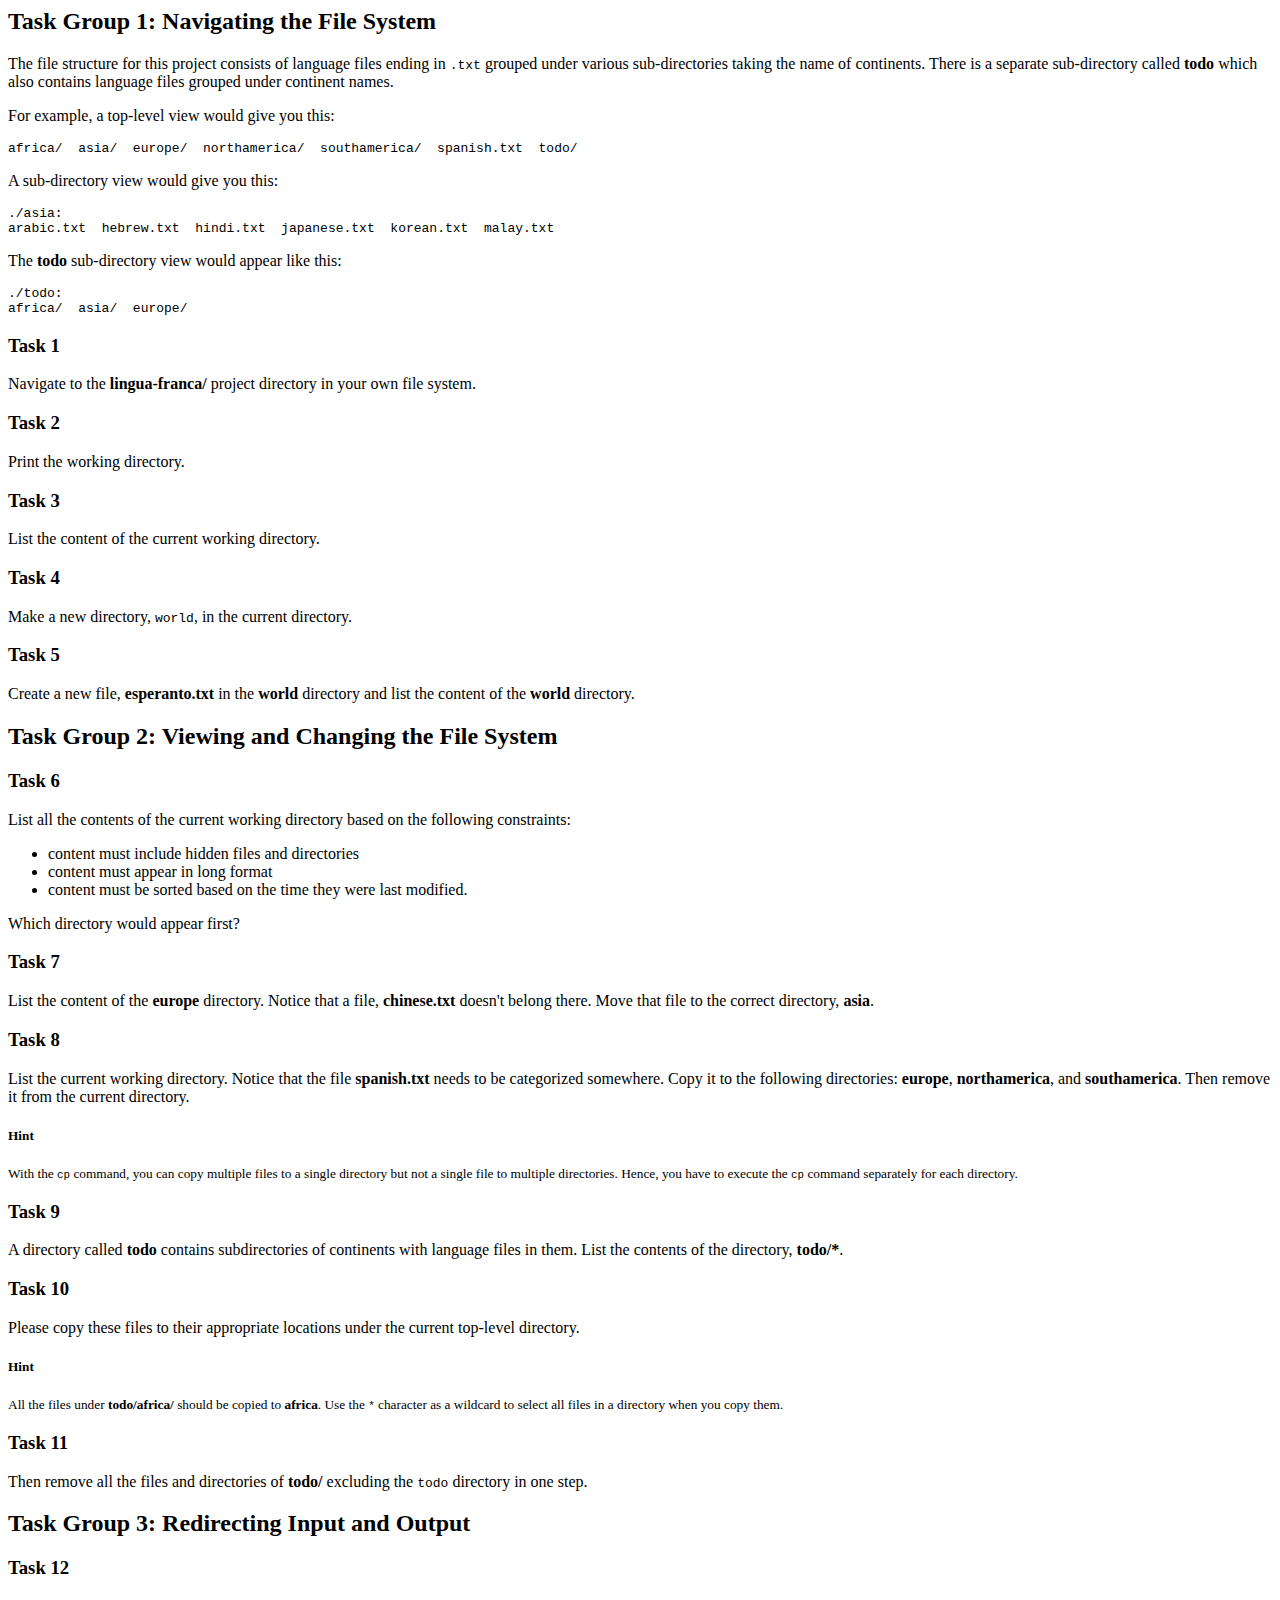
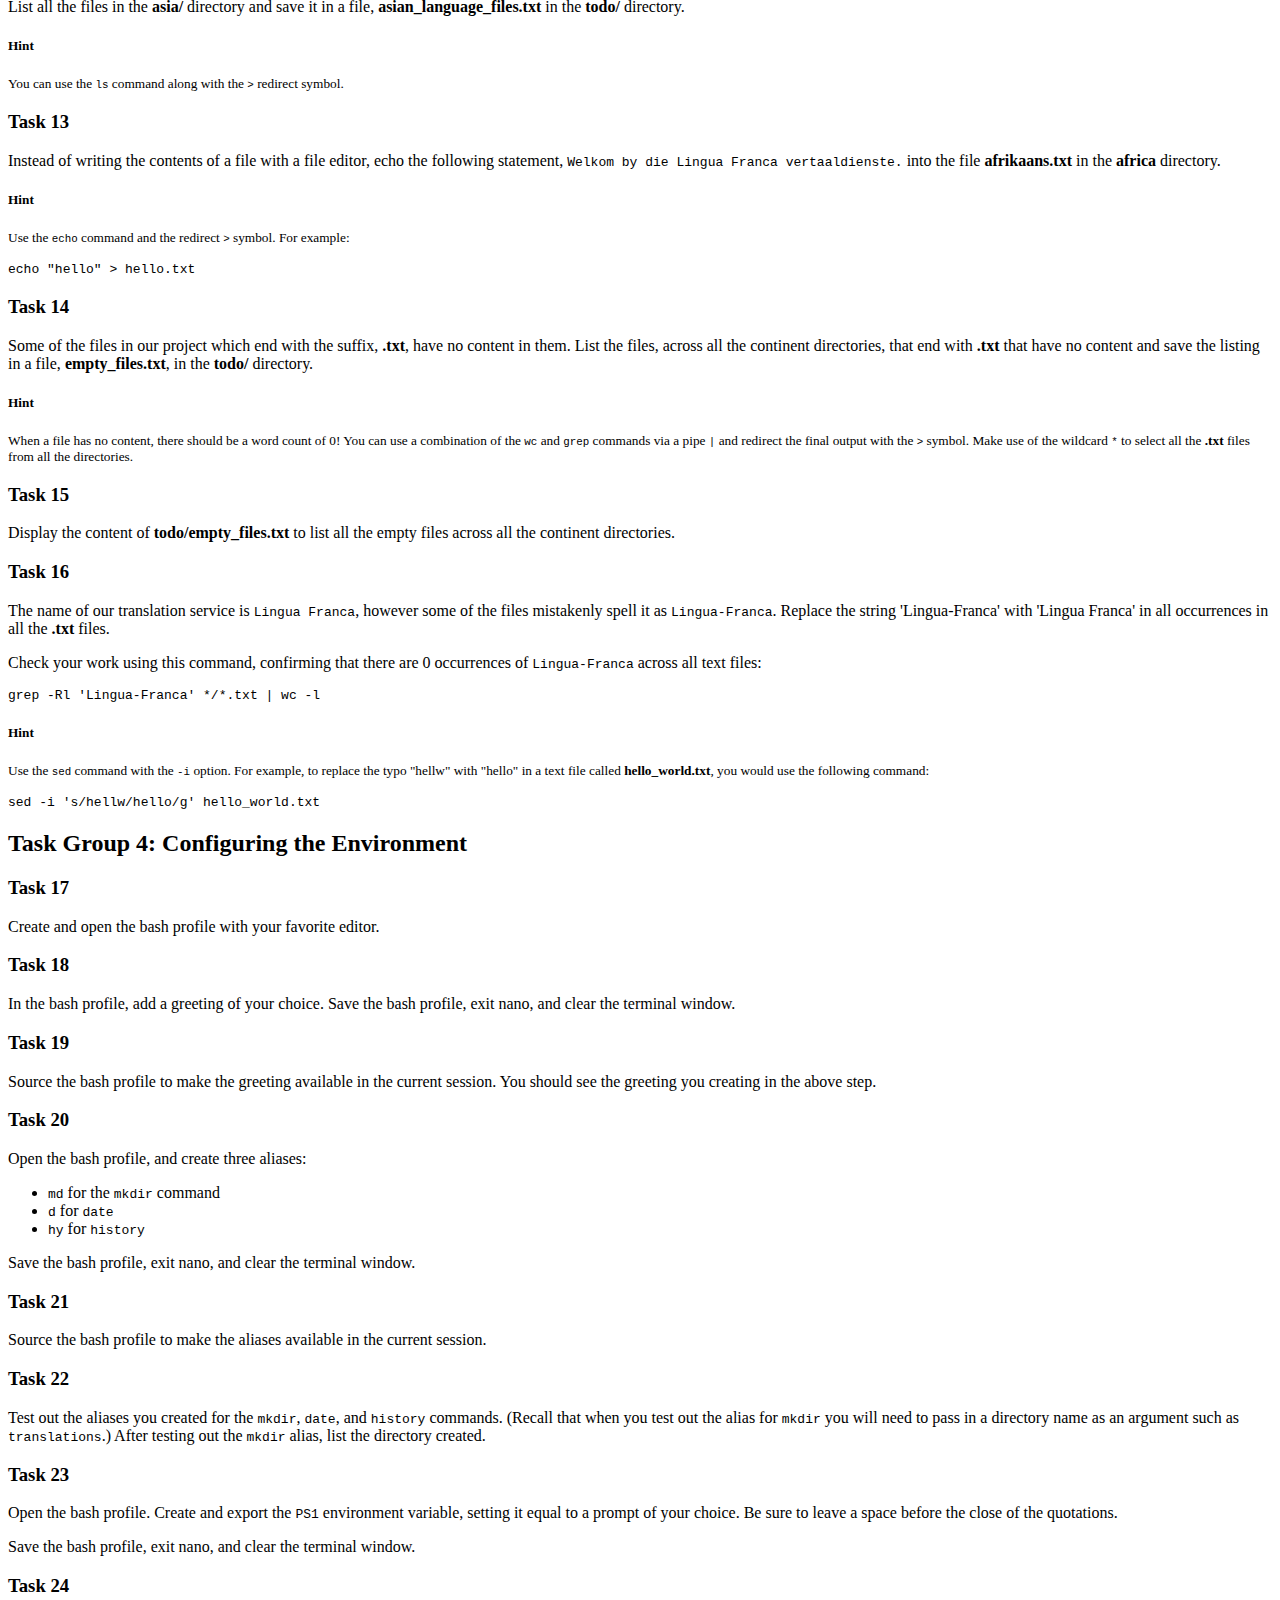
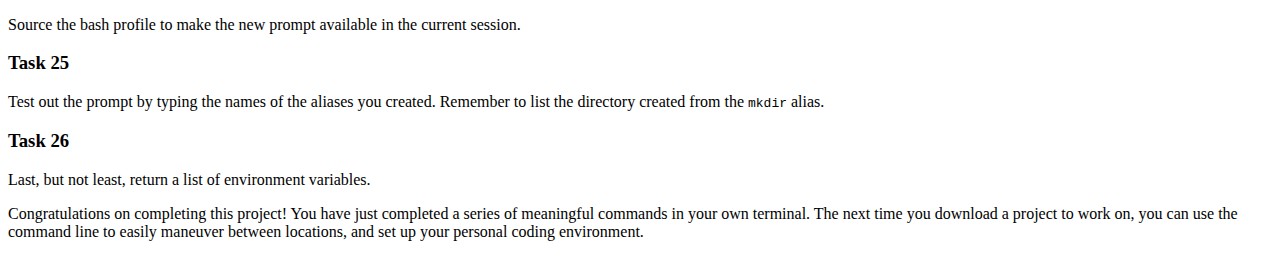
<file: Old/lingua-franca-project/tasks.html>
<html><head><style>body {
   color: black;
}
</style></head><body><h2 id="task-group-1-navigating-the-file-system">Task Group 1: Navigating the File System</h2>
<p>The file structure for this project consists of language files ending in <code>.txt</code> grouped under various sub-directories taking the name of continents.  There is a separate sub-directory called <strong>todo</strong> which also contains language files grouped under continent names.</p>
<p>For example, a top-level view would give you this:</p>
<pre><code>africa<span class="hljs-regexp">/  asia/</span>  europe<span class="hljs-regexp">/  northamerica/</span>  southamerica<span class="hljs-regexp">/  spanish.txt  todo/</span>
</code></pre><p>A sub-directory view would give you this: </p>
<pre><code>./asia:
arabic<span class="hljs-selector-class">.txt</span>  hebrew<span class="hljs-selector-class">.txt</span>  hindi<span class="hljs-selector-class">.txt</span>  japanese<span class="hljs-selector-class">.txt</span>  korean<span class="hljs-selector-class">.txt</span>  malay.txt
</code></pre><p>The <strong>todo</strong> sub-directory view would appear like this:</p>
<pre><code>./<span class="hljs-string">todo:</span>
africa<span class="hljs-regexp">/  asia/</span>  europe/
</code></pre><h3 id="task-1">Task 1</h3>
<p>Navigate to the <strong>lingua-franca/</strong> project directory in your own file system.</p>
<h3 id="task-2">Task 2</h3>
<p>Print the working directory.</p>
<h3 id="task-3">Task 3</h3>
<p>List the content of the current working directory.</p>
<h3 id="task-4">Task 4</h3>
<p>Make a new directory, <code>world</code>, in the current directory.</p>
<h3 id="task-5">Task 5</h3>
<p>Create a new file, <strong>esperanto.txt</strong> in the <strong>world</strong> directory and list the content of the <strong>world</strong> directory.</p>
<h2 id="task-group-2-viewing-and-changing-the-file-system">Task Group 2: Viewing and Changing the File System</h2>
<h3 id="task-6">Task 6</h3>
<p>List all the contents of the current working directory based on the following constraints:</p>
<ul>
<li>content must include hidden files and directories</li>
<li>content must appear in long format </li>
<li>content must be sorted based on the time they were last modified. </li>
</ul>
<p>Which directory would appear first?</p>
<h3 id="task-7">Task 7</h3>
<p>List the content of the <strong>europe</strong> directory.  Notice that a file, <strong>chinese.txt</strong> doesn&#39;t belong there. Move that file to the correct directory, <strong>asia</strong>. </p>
<h3 id="task-8">Task 8</h3>
<p>List the current working directory.  Notice that the file <strong>spanish.txt</strong> needs to be categorized somewhere. Copy it to the following directories: <strong>europe</strong>, <strong>northamerica</strong>, and <strong>southamerica</strong>. Then remove it from the current directory.</p>
<h5 id="hint">Hint</h5>
<p><sup>
With the <code>cp</code> command, you can copy multiple files to a single directory but not a single file to multiple directories. Hence, you have to execute the <code>cp</code> command separately for each directory.
</sup></p>
<h3 id="task-9">Task 9</h3>
<p>A directory called <strong>todo</strong> contains subdirectories of continents with language files in them. List the contents of the directory, <strong>todo/*</strong>. </p>
<h3 id="task-10">Task 10</h3>
<p>Please copy these files to their appropriate locations under the current top-level directory. </p>
<h5 id="hint">Hint</h5>
<p><sup>
All the files under <strong>todo/africa/</strong> should be copied to <strong>africa</strong>. Use the <code>*</code> character as a wildcard to select all files in a directory when you copy them.
</sup></p>
<h3 id="task-11">Task 11</h3>
<p>Then remove all the files and directories of <strong>todo/</strong> excluding the <code>todo</code> directory in one step.</p>
<h2 id="task-group-3-redirecting-input-and-output">Task Group 3: Redirecting Input and Output</h2>
<h3 id="task-12">Task 12</h3>
<p>List all the files in the <strong>asia/</strong> directory and save it in a file, <strong>asian_language_files.txt</strong> in the <strong>todo/</strong> directory.</p>
<h5 id="hint">Hint</h5>
<p><sup>
You can use the <code>ls</code> command along with the <code>&gt;</code> redirect symbol.
</sup></p>
<h3 id="task-13">Task 13</h3>
<p>Instead of writing the contents of a file  with a file editor, echo the following statement, <code>Welkom by die Lingua Franca vertaaldienste.</code> into the file <strong>afrikaans.txt</strong> in the <strong>africa</strong> directory.</p>
<h5 id="hint">Hint</h5>
<p><sup>
Use the <code>echo</code> command and the redirect <code>&gt;</code> symbol. For example:</p>
<pre><code><span class="hljs-built_in">echo</span> <span class="hljs-string">"hello"</span> &gt; hello.txt
</code></pre><p></sup></p>
<h3 id="task-14">Task 14</h3>
<p>Some of the files in our project which end with the suffix, <strong>.txt</strong>, have no content in them. List the files, across all the continent directories, that end with <strong>.txt</strong> that have no content and save the listing in a file, <strong>empty_files.txt</strong>, in the <strong>todo/</strong> directory.</p>
<h5 id="hint">Hint</h5>
<p><sup>
When a file has no content, there should be a word count of 0! You can use a combination of the <code>wc</code> and <code>grep</code> commands via a pipe <code>|</code> and redirect the final  output with the <code>&gt;</code> symbol. Make use of the wildcard <code>*</code> to select all the <strong>.txt</strong> files from all the directories.
</sup></p>
<h3 id="task-15">Task 15</h3>
<p>Display the content of <strong>todo/empty_files.txt</strong> to list all the empty files across all the continent directories. </p>
<h3 id="task-16">Task 16</h3>
<p>The name of our translation service is <code>Lingua Franca</code>, however some of the files mistakenly spell it as <code>Lingua-Franca</code>. Replace the string &#39;Lingua-Franca&#39; with &#39;Lingua Franca&#39; in all occurrences in all the <strong>.txt</strong> files. </p>
<p>Check your work using this command, confirming that there are 0 occurrences of <code>Lingua-Franca</code> across all text files:</p>
<pre><code><span class="hljs-attribute">grep</span> -Rl <span class="hljs-string">'Lingua-Franca'</span> */<span class="hljs-regexp">*.txt</span> | wc -l
</code></pre><h5 id="hint">Hint</h5>
<p><sup>
Use the <code>sed</code> command with the <code>-i</code> option. For example, to replace the typo &quot;hellw&quot; with &quot;hello&quot; in a text file called <strong>hello_world.txt</strong>, you would use the following command:</p>
<pre><code>sed -<span class="hljs-selector-tag">i</span> <span class="hljs-string">'s/hellw/hello/g'</span> hello_world.txt
</code></pre><p></sup></p>
<h2 id="task-group-4-configuring-the-environment">Task Group 4: Configuring the Environment</h2>
<h3 id="task-17">Task 17</h3>
<p>Create and open the bash profile with your favorite editor.</p>
<h3 id="task-18">Task 18</h3>
<p>In the bash profile, add a greeting of your choice.
Save the bash profile, exit nano, and clear the terminal window. </p>
<h3 id="task-19">Task 19</h3>
<p>Source the bash profile to make the greeting available in the current session. You should see the greeting you creating in the above step.</p>
<h3 id="task-20">Task 20</h3>
<p>Open the bash profile, and create three aliases:</p>
<ul>
<li><code>md</code>  for the <code>mkdir</code> command</li>
<li><code>d</code> for <code>date</code></li>
<li><code>hy</code> for <code>history</code></li>
</ul>
<p>Save the bash profile, exit nano, and clear the terminal window. </p>
<h3 id="task-21">Task 21</h3>
<p>Source the bash profile to make the aliases available in the current session.</p>
<h3 id="task-22">Task 22</h3>
<p>Test out the aliases you created for the <code>mkdir</code>, <code>date</code>, and <code>history</code> commands. (Recall that when you test out the alias for <code>mkdir</code> you will need to pass in a directory name as an argument such as <code>translations</code>.) After testing out the <code>mkdir</code> alias, list the directory created.</p>
<h3 id="task-23">Task 23</h3>
<p>Open the bash profile. Create and export the <code>PS1</code> environment variable, setting it equal to a prompt of your choice. Be sure to leave a space before the close of the quotations.</p>
<p>Save the bash profile, exit nano, and clear the terminal window. </p>
<h3 id="task-24">Task 24</h3>
<p>Source the bash profile to make the new prompt available in the current session.</p>
<h3 id="task-25">Task 25</h3>
<p>Test out the prompt by typing the names of the aliases you created. Remember to list the directory created from the <code>mkdir</code> alias.</p>
<h3 id="task-26">Task 26</h3>
<p>Last, but not least, return a list of environment variables.</p>
<p>Congratulations on completing this project! You have just completed a series of meaningful commands in your own terminal. The next time you download a project to work on, you can use the command line to easily maneuver between locations, and set up your personal coding environment. </p>
</body></html>
</file>
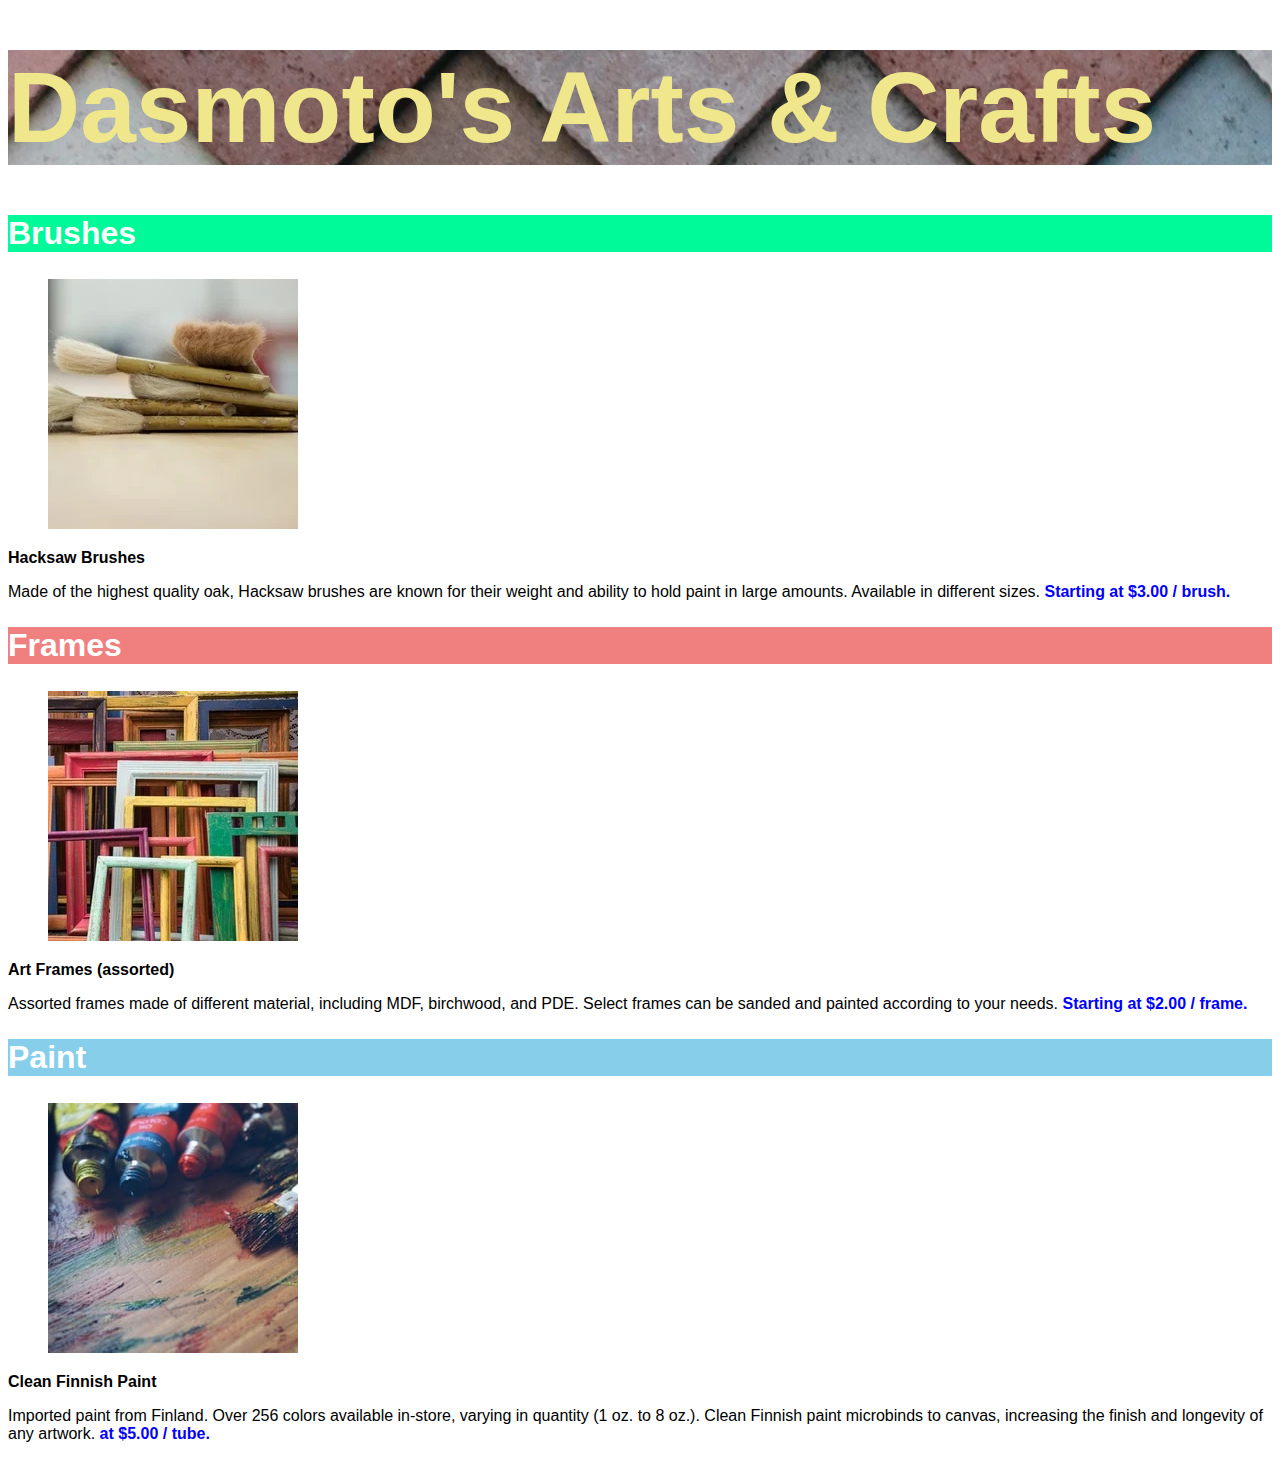
<file: webDev/Projects/Dasmotos Arts and Crafts/main.html>
<!DOCTYPE html>
<html>
<head>
    <title>Dasmoto's Arts & Crafts</title>
    <link rel='stylesheet' type='text/css' href='Resources/CSS/style.css'>
</head>
<body>
    <header>
        <h1>Dasmoto's Arts & Crafts</h1>
    </header>
    <main>
        <section id="brushes">
            <h2>Brushes</h2>
            <figure>
                <img src ="Resources/Images/hacksaw.jpeg" alt="image of Hacksaw Brushes">
            </figure>
            <figcaption>Hacksaw Brushes</figcaption>
            <p>Made of the highest quality oak, Hacksaw brushes are known for their weight and ability to hold paint in large amounts. Available in different sizes. <a href="#">Starting at $3.00 / brush.</a> </p>
        </section>

        <section id="frames">
            <h2>Frames</h2>
            <figure>
                <img src ="Resources/Images/frames.jpeg" alt="image of Art frames">
            </figure>
            <figcaption>Art Frames (assorted)</figcaption>
            <p>Assorted frames made of different material, including MDF, birchwood, and PDE. Select frames can be sanded and painted according to your needs. <a href="#">Starting at $2.00 / frame.</a></p>
        </section>

        <section id="paint">
            <h2>Paint</h2>
            <figure>
                <img src ="Resources/Images/finnish.jpeg" alt="image of tubes of Clean Finnish Paint">
            </figure>
            <figcaption>Clean Finnish Paint</figcaption>
            <p>Imported paint from Finland. Over 256 colors available in-store, varying in quantity (1 oz. to 8 oz.). Clean Finnish paint microbinds to canvas, increasing the finish and longevity of any artwork. <a href="#">at $5.00 / tube.</a></p>
        </section>
        
    </main>
</body>
</html>
</file>
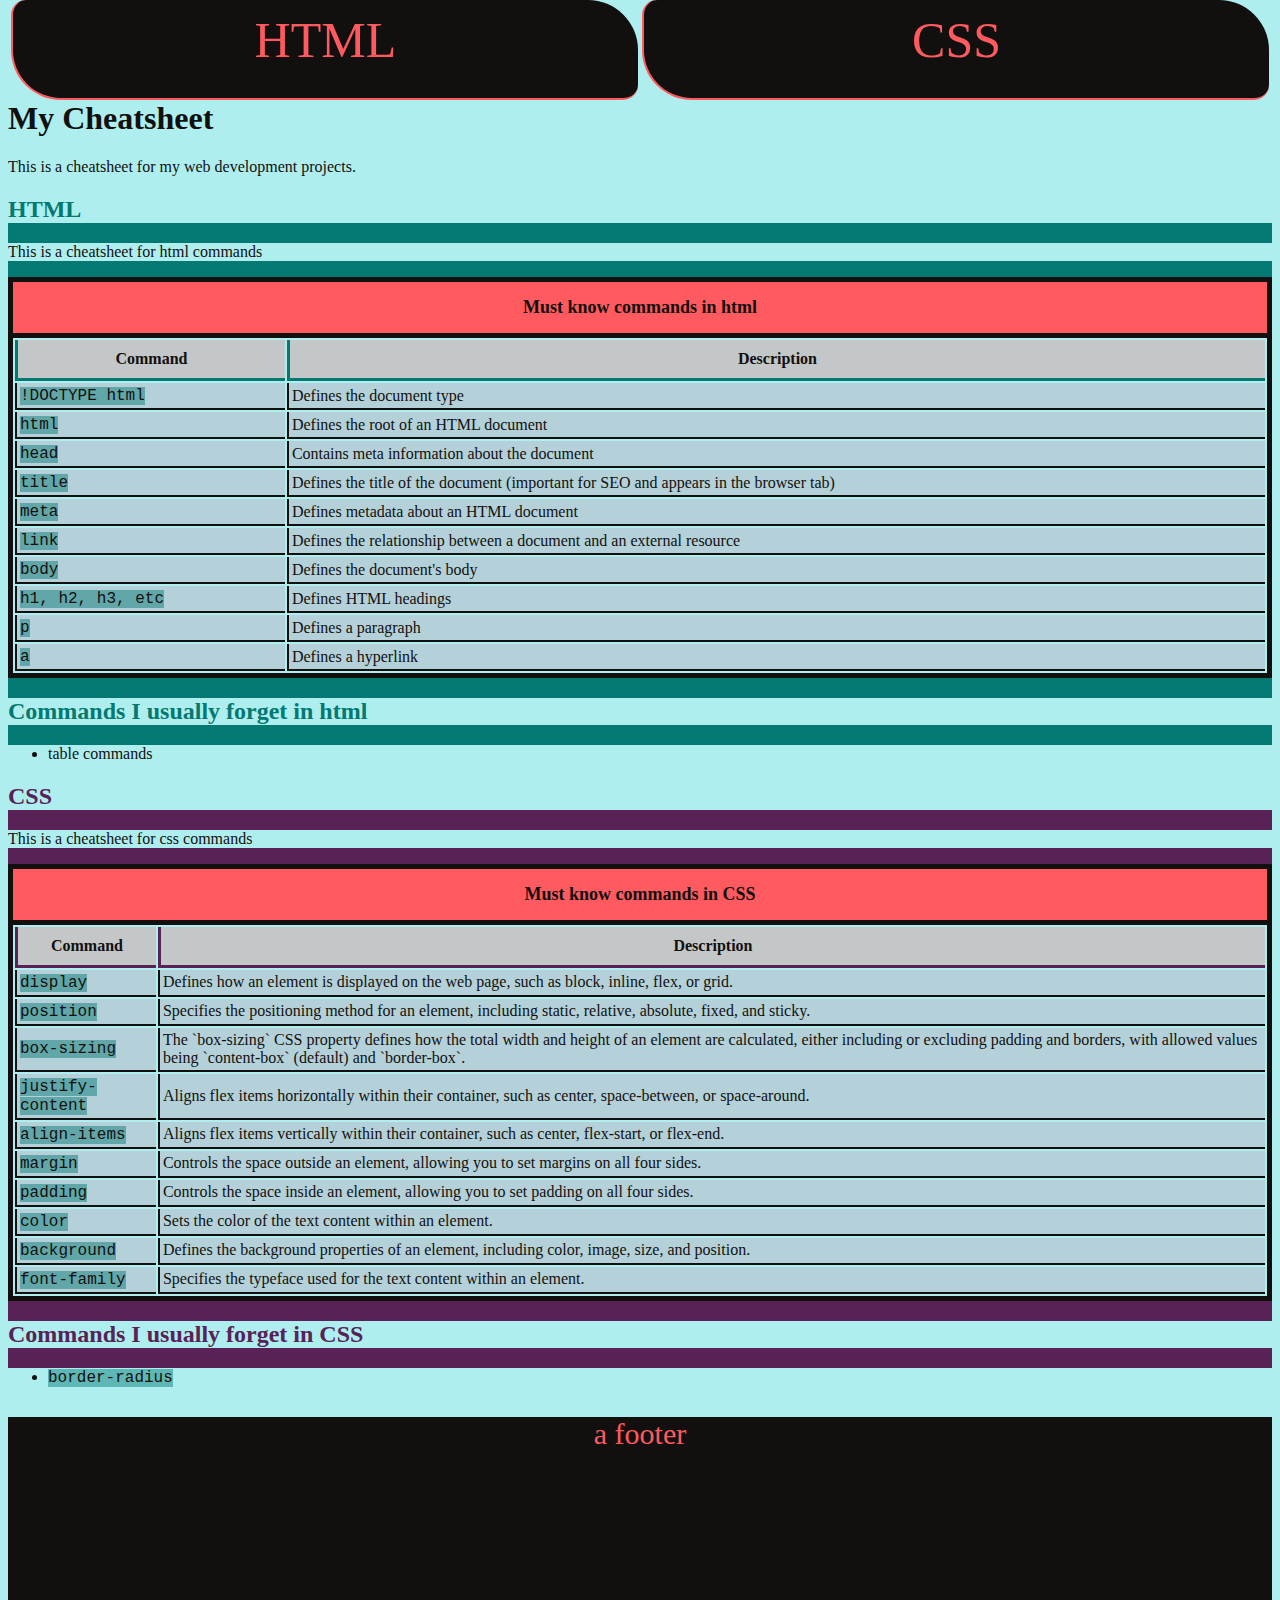
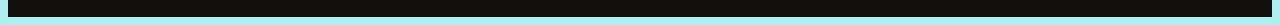
<file: webDev/Projects/MyCheatsheet/Resources/html/main.html>
<!DOCTYPE html>
<html lang="en">
<head>
    <title>My Cheatsheet</title>
    <link rel="stylesheet" href="../CSS/style.css">
    <nav>
            <a href="#html">HTML</a>
            <a href="#css">CSS</a>
    </nav>
</head>
<body>
    <header>
        <h1>My Cheatsheet</h1>
        <p>This is a cheatsheet for my web development projects.</p>
    </header>
    <main>
        <section id="html">
            <h2>HTML</h2>
            <p>This is a cheatsheet for html commands</p>
            <table>
                <caption>Must know commands in html</caption>
                <thead>
                    <tr>
                        <th>Command</th>
                        <th>Description</th>
                    </tr>
                </thead> 
                <tbody>
                    <tr>
                        <td><code>!DOCTYPE html</code></td>
                        <td>Defines the document type</td>
                    </tr>
                    <tr>
                        <td><code>html</code></td>
                        <td>Defines the root of an HTML document</td>
                    </tr>
                    <tr>
                        <td><code>head</code></td>
                        <td>Contains meta information about the document</td>
                    </tr> 
                    <tr>
                        <td><code>title</code></td>
                        <td>Defines the title of the document (important for SEO and appears in the browser tab)</td>
                    </tr>
                    <tr>
                        <td><code>meta</code></td>
                        <td>Defines metadata about an HTML document</td>
                    </tr>
                    <tr>
                        <td><code>link</code></td>
                        <td>Defines the relationship between a document and an external resource</td>
                    </tr>
                    <tr>
                        <td><code>body</code></td>
                        <td>Defines the document's body</td>
                    </tr>
                    <tr>
                        <td><code>h1, h2, h3, etc</code></td>
                        <td>Defines HTML headings</td>
                    </tr>
                    <tr>
                        <td><code>p</code></td>
                        <td>Defines a paragraph</td>
                    </tr>
                    <tr>
                        <td><code>a</code></td>
                        <td>Defines a hyperlink</td>
                    </tr>
                    
                    
                </tbody>
            </table>

            <h2>Commands I usually forget in html</h2>
            <ul>
                <li>table commands</li>
            </ul>

        </section>
        <section id="css">
            <h2>CSS</h2>
            <p>This is a cheatsheet for css commands</p>

            <table>
                <caption>Must know commands in CSS</caption>
                <thead>
                  <tr>
                    <th>Command</th>
                    <th>Description</th>
                  </tr>
                </thead>
                <tbody>
                  <tr>
                    <td><code>display</code></td>
                    <td>Defines how an element is displayed on the web page, such as block, inline, flex, or grid.</td>
                  </tr>
                  <tr>
                    <td><code>position</code></td>
                    <td>Specifies the positioning method for an element, including static, relative, absolute, fixed, and sticky.</td>
                  </tr>
                  <tr>
                    <td><code>box-sizing</code></td>
                    <td>The `box-sizing` CSS property defines how the total width and height of an element are calculated, either including or excluding padding and borders, with allowed values being `content-box` (default) and `border-box`.</td>
                  </tr>
                  <tr>
                    <td><code>justify-content</code></td>
                    <td>Aligns flex items horizontally within their container, such as center, space-between, or space-around.</td>
                  </tr>
                  <tr>
                    <td><code>align-items</code></td>
                    <td>Aligns flex items vertically within their container, such as center, flex-start, or flex-end.</td>
                  </tr>
                  <tr>
                    <td><code>margin</code></td>
                    <td>Controls the space outside an element, allowing you to set margins on all four sides.</td>
                  </tr>
                  <tr>
                    <td><code>padding</code></td>
                    <td>Controls the space inside an element, allowing you to set padding on all four sides.</td>
                  </tr>
                  <tr>
                    <td><code>color</code></td>
                    <td>Sets the color of the text content within an element.</td>
                  </tr>
                  <tr>
                    <td><code>background</code></td>
                    <td>Defines the background properties of an element, including color, image, size, and position.</td>
                  </tr>
                  <tr>
                    <td><code>font-family</code></td>
                    <td>Specifies the typeface used for the text content within an element.</td>
                  </tr>
                </tbody>
              </table>
              
              <h2>Commands I usually forget in CSS</h2>
              <ul>
                  <li><code>border-radius</code></li>
              </ul>
        </section>
    </main>
    <footer>
        <p>a footer</p>
    </footer>
</body>
</html>
</file>
<file: webDev/Exercises/fotomatic_broken/resources/css/style.css>
/* Universal Styles */

html {
  font-family: "Roboto", sans-serif;
  font-size: 16px;
}

.main-content {
  position: relative;
  top: 5.3125rem; /* To offset for fixed header. */
}

.center {
  
  text-align: center;
}

.button {
  border-radius: 4px;
  background-color: #4a4a4a;
  color: white;
}

.image-container {
  overflow: hidden;
}

.image-container img {
  display: block;
  width:100%;
}

@media only screen and (max-width: 760px) {
  .main-content {
    top: 2.5625rem;
  }
}

/* Header */

header {
  position: fixed;
  z-index: 100;
  width: 100%;
  border-bottom: solid 1px #c6c1c1;
  background-color: white;
}

header .content {
  display: flex;
  align-items: center;
  padding: 1.875rem;
  
}

header .logo {
  flex: 1;
  color: #4a4a4a;
  font-size:1.5rem;
  font-family: "Roboto" monospace;

  
}

header nav ul {
  display: flex;
}

nav li {
  padding-left: 3.5rem;
}

nav a {
  vertical-align: bottom;
  line-height: 1.6;
  font-size: 1rem;
  color: #4a4a4a;

}

header .icon {
  width: 1rem;
  padding-left: .75rem;
}

header .mobile {
  display: none;
}

@media only screen and (max-width: 760px) {
  header .desktop {
    display: none;
  }

  header .mobile {
    display: block;
    width: 100%;
  }

  header .content {
    padding: .5rem 0;
  }

  header .mobile ul {
    display: flex;
    justify-content: space-around;
    align-items: center;
    width: 100%;
  }

  header .mobile li {
    padding: 0;
  }

  header .mobile .button {
    padding: .1875rem .5rem;
    background-color: #9dc20b;
    line-height: 1.6;
    color: white;
  }
}

/* Sign Up Section */

#sign-up-section {
  display: flex;
  justify-content: flex-start;
  align-items: center;
  height: 43.5rem;
  background-image: url("../images/banner-landingpage.jpg");
  
}

#sign-up-cta {
  margin-left:10%;
  padding: 0 5rem 2.5rem 5rem;
  border: solid 1px #979797;
  border-radius: 4px;
  background-color: #9dc20b;
}

#sign-up-cta .content {
  width: 25.625rem;
  margin-top: 2rem;
  font-family: "Roboto", sans-serif;
  font-size: 1.25rem;
  line-height: 1.4;
  color: white;
}

#sign-up-cta h1 {
  font-size: 3.125rem;
}

#sign-up-cta h2 {
  font-size: 2.25rem;
}

#sign-up-cta span strong {
  font-weight: bold;
}

#sign-up-cta .cursive {
  font-family: "Damion", cursive;
}

#sign-up-cta .striking {
  font-family: "Rubik", sans-serif;
  padding-bottom: .75rem;
}

#sign-up-cta .button {
  margin-top: 1.625rem;
  padding: 1.25rem 7.25rem;
}

@media only screen and (max-width: 760px) {
  #sign-up-section {
    align-items: center;
    justify-content: center;
    height: 28rem;
  }

  #sign-up-cta {
    position: static;
    width: auto;
    height: auto;
    background-color: transparent;
    border: none;
  }

  #sign-up-cta .content {
    margin-top: 0;
  }

  #sign-up-cta .email {
    display: none;
  }

  #sign-up-cta h1 {
    font-size: 3.125rem;
  }

  #sign-up-cta h2 {
    font-size: 2.25rem;
  }
}

@media only screen and (max-width: 450px) {
  #sign-up-section {
    height: 20rem;
  }

  #sign-up-cta h1 {
    font-size: 2.25rem;
  }

  #sign-up-cta h2 {
    font-size: 2rem;
  }
}

/* Features Section */

#features-section {
  display: flex;
  justify-content: space-between;
  padding: 4rem 5%;
  background-color: #f3f3f3;
}

.feature {
  flex: 1;
  padding: 2rem;
  margin: 0px 1.25rem;
  background-color: white;
}

.feature .image-container {
  width: 90%;
  height: 65%;
  margin: 0 auto;
}

.feature h2 {
  padding-bottom: .5rem;
  font-size: 2.25rem;
  font-weight: bold;
  color: #4a4a4a;
}

.feature h3 {
  font-size: 1rem;
  line-height: 1.2;
  font-weight: 300;
  color: #4a4a4a;
}

@media only screen and (max-width: 890px) {
  .feature h2 {
    font-size: 1.125rem;
    line-height: 1.3;
    font-weight: normal;
  }

  .feature h3 {
    font-size: .875rem;
    line-height: 1.4;
  }
}

@media only screen and (max-width: 760px) {
  #features-section {
    flex-flow: column;
    padding: 0;
  }

  .feature {
    margin: 0;
    padding: 1.25rem 1rem 0 1rem;
  }
}

/* Filters Section */

#filters-section {
  padding: 4rem 0;
  background-color: #4a4a4a;
}

#filters-section .content {
  padding: 0 .625rem;
  margin-bottom: 5rem;
}

#filters-section .content h2 {
  font-size: 2.25rem;
  font-weight: bold;
  color: white;
}

#filters-section .content h3 {
  font-size: 1rem;
  line-height: 1.4;
  font-weight: 300;
  color: white;
}

#filters-section .images-container {
  display:flex;
  justify-content: space-between;
  max-width: 100%;
  padding: 0 1%;
}

@media only screen and (max-width: 760px) {
  #filters-section {
    padding: 1.5rem 0 0 0;
  }

  #filters-section .content {
    margin-bottom: 1rem;
  }

  #filters-section .content h2 {
    padding-bottom: .625rem;
    font-size: 1.125rem;
    line-height: 1.3;
    font-weight: normal;
  }

  #filters-section .content h3 {
    font-size: .875rem;
    line-height: 1.4;
  }

  #filters-section .images-container {
    padding: 0;
  }

  #filters-section .extra {
    display: none;
  }
}

/* Quotes Section */

#quotes-section {
  background-color: #f3f3f3;
}

#quotes-section .content {
  padding: 5rem 0;
}

#quotes-section .quote {
  padding-right: 1.875rem;
  font-family: "Palatino", serif;
  font-size: 1.875rem;
  line-height: 1.1;
  font-style: italic;
  color: #4a4a4a;
}

#quotes-section .quote-citation {
  height: 1.875rem;
}

@media only screen and (max-width: 760px) {
  #quotes-section .content {
    padding: 1.875rem .625rem;
  }

  #quotes-section .quote {
    font-size: 1.5rem;
    line-height: 1.4;
  }

  #quotes-section .quote-citation {
    display: block;
    padding-top: 1rem;
    margin: auto;
  }
}

/* Footer */

footer {
  background-color: #9b9b9b;
  padding: 1.5rem 2rem;
}

footer .content {
  color: white;
  display: flex;
  font-size: .75rem;
}

footer .copyright {
  flex-grow: 1;
}

@media only screen and (min-width: 760px) {
  footer .content {
    font-size: .625rem;
  }
}
</file>
<file: webDev/Projects/flexbox-business-site-starting/Resources/css/styles.css>
/*general properties*/
html {
    font-size: 1em;
    background-color: #292538;
    color: #FBFAFA;
    font-family: "Roboto", "Noto Sans JP", sans-serif;
}

h1 {
    font-size: 2.125rem;  
    letter-spacing: 0.2rem; 
}
a {
    color: #292538;
}

a:visited {
    color: #998FAF;
}

a:hover {
    color: #998FAF;
}
a:active {
    color: #F0803C;
}

button {
    width: 35%;
    background-color: #F0803C;
    font-weight: 700;
    font-size:1 rem;
    aspect-ratio: 2.3/ 1;
    padding: 2.5% 5%;
    box-shadow: 4px 4px 0px #292538;
    color: #FBFAFA;
    border-radius: 15px;
}

button:visited {
    background-color: #998FAF;
}

button:hover {
    cursor: pointer;
}

button:active {
    background-color: #292538;
    box-shadow: none;
    margin-left:4px;
    margin-top: 4px;
}

/*container properties*/
div.container {
    background-color: #FBFAFA ;
    border-radius: 15px;
    box-shadow: 10px 10px #F0803C;
} 
 div.container-text {
    display:flex;
    flex-direction: column;
    justify-content: space-around;
    align-items: center;
    width: 40%;
    height: 100%;
}

div.container-text h1 {
    width: 80%;
    color:#CE2558;
    text-shadow: 0px 4px 4px #292538;
    font-size: 220%;
    font-weight: 500;
    text-align: center;
}
div.container-text h1 bold {
    background-color:#CE2558;
    color: #FBFAFA;
    border-radius: 15px;
    line-height: 1.1;
}


 div.container.img {
    width: 60%;
    height: 100%;
    box-shadow: none;
}
div.container.img img {
    width: 100%;
    height: 100%;
}


/*navegation*/
nav {
    z-index: 10;
    border-radius:0 0 15px 15px;
    position: fixed;
    display: flex;
    justify-content: space-between;
    letter-spacing: 0.2rem;
    align-items: center;
    background-color:#CE2558;
    box-shadow: rgba(56, 29, 42, 0.25);
    width: 100%;
    height: 4.5rem;
}

nav h1 {
    background-color:#CE2558;
    color: #F0803C;
    margin-left: 4rem;
    text-shadow: 2px 2px 5px rgba(56, 29, 42, 0.75);
}

li {
    list-style: none;
}

nav ul {
    display: flex;
    margin: 1rem;
    justify-content: space-around;
    background-color:#CE2558;
}

nav a {
    padding:0.5rem;
    text-decoration: none;
    background-color:#CE2558;
}

/*body -> main*/
main {
    position:relative;
    grid-template-rows: 25.5rem repeat(2,1fr);
    grid-template-columns: 1fr;
    display: grid;
    top:5rem;
}

/* body -> sections*/
section {
    display: flex;
    padding: 4rem 1.5rem;
}


/*main content*/
section#main-content {
    display: flex;
    grid-row: 1/span 1;
    grid-column: 1 / span 1;

    justify-content: space-around;
    gap: 2rem;
}


#main-content img {
    height: 100%;
    width: 100%;
    overflow: hidden;
    border-radius: 15px;
    filter: brightness(1.8) contrast(0.70);

}


/*main product*/
section#main-product {
    display: grid;
    gap: 1%;
    grid-template-rows: repeat(3,1fr);
    grid-template-columns: 50% 50%;
    grid-auto-rows: 0;
    overflow: scroll;
    

    grid-row: 2/ span 1;
    grid-column:1/ span 1;
    flex-wrap: wrap;

    color: #CE2558;
}


section#main-product div.container {
    display: flex;
    flex-wrap: wrap;
    width: 90%;
    padding: 3%;
    aspect-ratio: 1/ 1.15;
    background-color: #FBFAFA;
    border-radius: 15px;
    box-shadow: none;
}

section#main-product div.container.left {
    justify-content: flex-start;
    grid-row: 1/ span 3;
    grid-column:1/ span 1;
    
}

section#main-product div.container.right {
    justify-content: flex-end;
    grid-row: span 2 / -1;
    grid-column:2/ span 1;
    
    aspect-ratio: 1/ 1.2;
    margin-top: 15%;
    margin-right: 0;
    margin-left: 10%;
}

section#main-product div.container-text {
    display: flex;
    flex-wrap: wrap;
    flex-direction: column;
    padding-top: 5%;
    height: auto;
    flex: 1 1 100%;
    font-size: 90%;
    color: black;
    line-height: 1.5;
    overflow: scroll;
    text-align: center;
}

section#main-product div.container-text p {
    padding: 10%;
}

section#main-product div.container-text h2 {
    font-size: 1.5em;
    color:#CE2558;
}

section#main-product div.container-text bold {
    font-size: 1.5em;
    font-weight: 700;
}

section#main-product div.container.img {
    display: flex;
    justify-content: center;
    align-items: center;
    flex: 0 0  107%;
    width: 75%;
    height: 45%;
    box-shadow: none;
    overflow: visible;
}

section#main-product div.container.img span.img-info {
    display: none;
}

section#main-product div.container.img span.img-info:hover {
    display:block;
    }

section#main-product div.container.left div.container.img {
    margin-left: 10%;
    margin-top: 5%;
    background-color: #F0803C;
}

section#main-product div.container.right div.container.img {
    margin-right: 10%;
    margin-bottom: 5%;
    background-color: #CE2558;
}

section#main-product div.container.left div.container.img img {
    width: 100%;
    height: 100%;
    mix-blend-mode: lighten;
}

section#main-product div.container.right div.container.img img{
    width: 80%;
    height: 70%;
    mix-blend-mode:normal;
}

section#main-product div.container.img .background {
    width: 85%;
    height: 75%;
    background-color: #CE2558;
}

section#founders {
background-color:#FBFAFA;
opacity: 90%;
}

footer {

 background-color: #998FAF;
 color: #FBFAFA;   
}


/*media settings*/

@media only screen and (min-width: 769px) {
    html {
        font-size: 1.1em;
    }    
    
    section#main-product div.container {
        
        aspect-ratio: 1/ 1;
        
    }

}


@media only screen and (max-width: 768px) {
    html {
        font-size: 1.1em;
    }   
}
</file>
<file: webDev/Projects/WebsiteDesignSystem/Resources/Css/style.css>
#header {
    background-color: #669BBC;
    opacity: 70%;
    display: flex;
    justify-content: center;
    
}

#header h1 {
    background-color: hsl(203, 39%, 57%);
    color:#C1121F;
    opacity: 90%;
    
}
/*general settings*/

h1 {
    font-weight: 700;
    font-size: 34px;
    font-family: "Lato" sans-serif;
}

h2 {
    font-weight: 600;
    font-size: 26px;
    font-family: "Lato" sans-serif;
}

h3 {
    font-weight: 600;
    font-size: 20px;
    font-family: "Lato" sans-serif;
}

p.skimming {
    font-weight: 400;
    font-size: 18px;
    font-family: "Lato" sans-serif;
}
p.slow-read {
    font-weight: 400;
    font-size: 18px;
    font-family: "Playfair Display" serif;
}
li {
    font-weight: 400;
    font-size: 18px;
    font-family: "Playfair Display" serif;
}
* {
    background-color: #FDF0D5;
    color: #003049;
}

a {
    color: #669BBC;
    cursor: pointer;
}

a:visited {
    color: #780000;
}

a:hover {
    color:#C1121F;
}

a:active {
    color:#780000;
}


section {
    border: 1px solid #003049;
    border-radius: 8px;
    padding: 3%;
    margin: 1%;
}

/*Colors setion styling*/
.color-list {
    list-style-type: none;
    padding: 0;
    display: flex;
    flex-wrap: wrap;
    gap: 1rem;
    margin-bottom: 2rem;
}

.color-list li {
    margin: 0;
}


.color-palette {
    display: flex;
    flex-wrap: wrap;
    gap: 1rem;
}

.color-swatch {
    width: 150px;
    height: 150px;
    display: flex;
    flex-direction: column;
    align-items: center;
    justify-content: center;
    border-radius: 8px;
    border: 1px solid #003049;
    
    text-align: center;
}

.color-hex {
    background-color: rgba(255, 255, 255, 0.8);
    padding: 4px 8px;
    border-radius: 4px;
    font-family: monospace;
}

.color-name {
    font-weight: bold;
    margin-bottom: 0.5rem;
    background-color: inherit;

}

/* Color-specific classes */

.color-1 { background-color: #007F73; }
.color-2 { background-color: #ce2558; }
.color-3 { background-color: #e74c3c; }
.color-4 { background-color: #95a5a6; }

.color-780000 { background-color: #780000; }
.color-C1121F { background-color: #C1121F; }
.color-FDF0D5 { background-color: #FDF0D5; }
.color-003049 { background-color: #003049; }
.color-669BBC { background-color: #669BBC; }

/*Font styling*/

.pair {
    display: inline-block;
    width: 40%;

    border: 1px solid #003049;
    border-radius: 8px;
    padding: 3%;
    margin: 1%;
}

#font-roboto {
    font-family: "Roboto", sans-serif;
   
}

#font-merriweather {
    font-family: "Merriweather", serif;
}

#font-lato {
    font-family: 'Lato', sans-serif;
}

#font-playfair_display {
    font-family: 'Playfair Display', serif;
}

p.bold {
    font-weight: bold;
}

p.italics {
    font-style: italic;
}
</file>
<file: webDev/Projects/Dasmotos Arts and Crafts/Resources/CSS/style.css>
* {
    font-family: Helvetica;
}

header {
    background-image: url("../Images/pattern.jpeg");
    margin-top: 50px;
    margin-bottom: 50px;
}

header h1{ 
    font-size: 100px;
    font-weight: bold;
    color: khaki;
    margin: 0 auto;
}

h2 {
    font-size: 32px;
    font-weight: bold;
    color: white;
}

section#brushes h2 {
    background-color: mediumspringgreen;
}

section#frames h2 {
    background-color: lightcoral;
}

section#paint h2 {
    background-color: skyblue;
}

figcaption {
    font-weight: bold;
}

a {
    font-weight: bold;
    text-decoration: none;
    color:blue;
}
</file>
<file: webDev/Projects/MyCheatsheet/Resources/CSS/style.css>
* {
    background-color: paleturquoise;
    color: #12100E;
}

/*head*/

header {
position: relative;
margin-top: 100px;
z-index: 0;
}

/* navegation settings */

nav{
    position: fixed;
    top: 0;
    left: 0;
    width: 100%;
    height: 100px;
    background-color: #03797100;
    z-index: 1;
    text-align: center; 
    line-height: 80px;
    
}
nav a {
    box-sizing: border-box;
    font-size: 50px;
    width: 49%; 
    height: 100px;
    background-color: #12100E;
    display: inline-block; 
    border-bottom: 2px solid #FF5A5F;
    border-left: 2px solid #FF5A5F;
    border-radius: 15px 50px;
    text-decoration: none; 
    color: #FF5A5F; 
    vertical-align: middle;
    /*line-height: normal;*/
}

nav a:hover {
    color: #C3D350;
    border-bottom: 2px solid #C3D350;
    border-left: 2px solid #C3D350;
}

/* table settings */

table {
    border: 5px solid #12100E;
    width: 100%;
}

table caption {
    border-top: 5px solid #12100E;
    border-left: 5px solid #12100E;
    border-right: 5px solid #12100E;
    background-color: #FF5A5F ;
    font-weight: bold;
    font-size: large;
    padding: 15px;
}

table th {
    margin: 0%;
    border-bottom: 3px solid #037971;
    border-left: 3px solid #037971;
    padding:  10px;
    background-color: #FF5A5F43;
}

table tr {
    border-bottom: 2px solid #12100E;
}

table td {
    padding: 3px ;
    border-bottom: 2px solid #12100E;
    border-left: 2px solid #12100E;
    background-color: #C1839F43;
}

/*code style*/

code {
    font-family: 'Courier New', Courier, monospace;
    background-color: #03797177;
}
/*css section*/
#css {
    background-color: #582256;
}

#css h2 {
    color:#582256;
}


#css table th {
    border-bottom: 3px solid #582256;
    border-left: 3px solid #582256;
}
/*html section*/
#html {
    background-color: #037971;
}

#html h2 {
    color:#037971;
}

#html table th {
    border-bottom: 3px solid #037971;
    border-left: 3px solid #037971;
}

/*footer*/
footer {
    height: 200px;
    width: 100%;
    background-color: #12100E;
    text-align: center;
}

footer p {
    background-color: #12100E;
    color: #FF5A5F;
    font-size: 30px;
}
</file>
<file: webDev/Projects/Tea Cozy Tea Shop/CSS/style.css>
* {
    font-family: Helvetica, sans-serif;
    font-size: 22px;
    color: seashell;
    background-color: black;
    opacity: 0.9;
    /*style reset*/
    margin: 0;
    padding: 0;
    box-sizing: border-box;

}

h2 {
    font-size: 33px;
}

h5 {
    font-size: 18px;
}

/*header*/
header {
    height: 69px;
    width: 100%;
    max-height: 69px;
    position: fixed;
    display: flex;
    border-bottom: 1px solid seashell;
    padding-left: 10px;
    padding-right: 10px;
    justify-content: space-between;
    align-items: center;
    z-index: 2;
    
}

#header-spacer {
    height: 69px;
    width: 100%;
    opacity: 0%;
}

header #logo {
    height: 50px;
    max-height: 50px; 
    flex-shrink: 1;
    
}

header nav {
    display: flex;
    justify-content: center;
    align-items: center;
    flex-shrink: 1;
}

header nav a {
    padding: 5px;
    text-decoration: underline;
}


/*mission section*/
#mission {
    background-image: url("../Resources/img-mission-background.png");
    height: 700px;
    width: 1200px;
    margin-inline: auto;
    max-height: 700px;
    display: flex;
    align-items: center stretch;
    justify-content: center;
    flex-wrap: wrap;
    flex-direction: column;
    
}

#mission h2,#mission h4 {
    height: 45px;
    /*flex: 1;*/
    display: flex;
    justify-content: center;
    align-items: center;   
}

/*Tea of the month section*/

#tea-of-the-month {
    max-width: 1000px;
    margin: 0 auto; /* Center the section */
    padding: 20px;
}

#tea-of-the-month h2, #tea-of-the-month h4 {
    height: 45px;
    text-align: center;
    margin: 20px 0;
}

#tea-container {
    display: flex;
    flex-wrap: wrap;  
    justify-content: space-around;
}

#tea-container div img {
    height: 200px;
    width: 300px;
}

#tea-container div h3 {
    text-align: center;
    margin:10px;
    margin-bottom: 20px;
}

/*Locations section*/
#locations {
    background-image: url("../Resources/img-locations-background.png");
    height: 500px;
    width: 1200px;
    margin-inline: auto;
}

#locations h2 {
    text-align: center;
    padding-top: 40px;
    background-color: rgba(240, 248, 255, 0); 
}

#locations-container {
    flex-shrink: 1;
    display: flex;
    justify-content: center;
    background-color: rgba(240, 248, 255, 0);
    margin-top: 15px;
    gap: 40px;
}

#locations-container div {
    display: flex;
    flex-direction: column;
    justify-content: space-around;
    align-items: center;
    opacity: 1;

    height: 300px;
    width: 300px;
}

/*Footer*/

footer {
    display: flex;
    flex-wrap: wrap;
    margin-inline: auto;
    flex-direction: column;

    justify-content: start;
    align-items:flex-start; 
}
#contact_info {
    display:flex;
    justify-content: space-around;
    align-items: center;
    flex-direction: column;
    
    margin-left: auto;
    margin-right: auto;
    height: 200px;
      
}
footer copyright {
    font-size: medium;
    font-weight: bold;
    padding: 20px;
}
</file>
